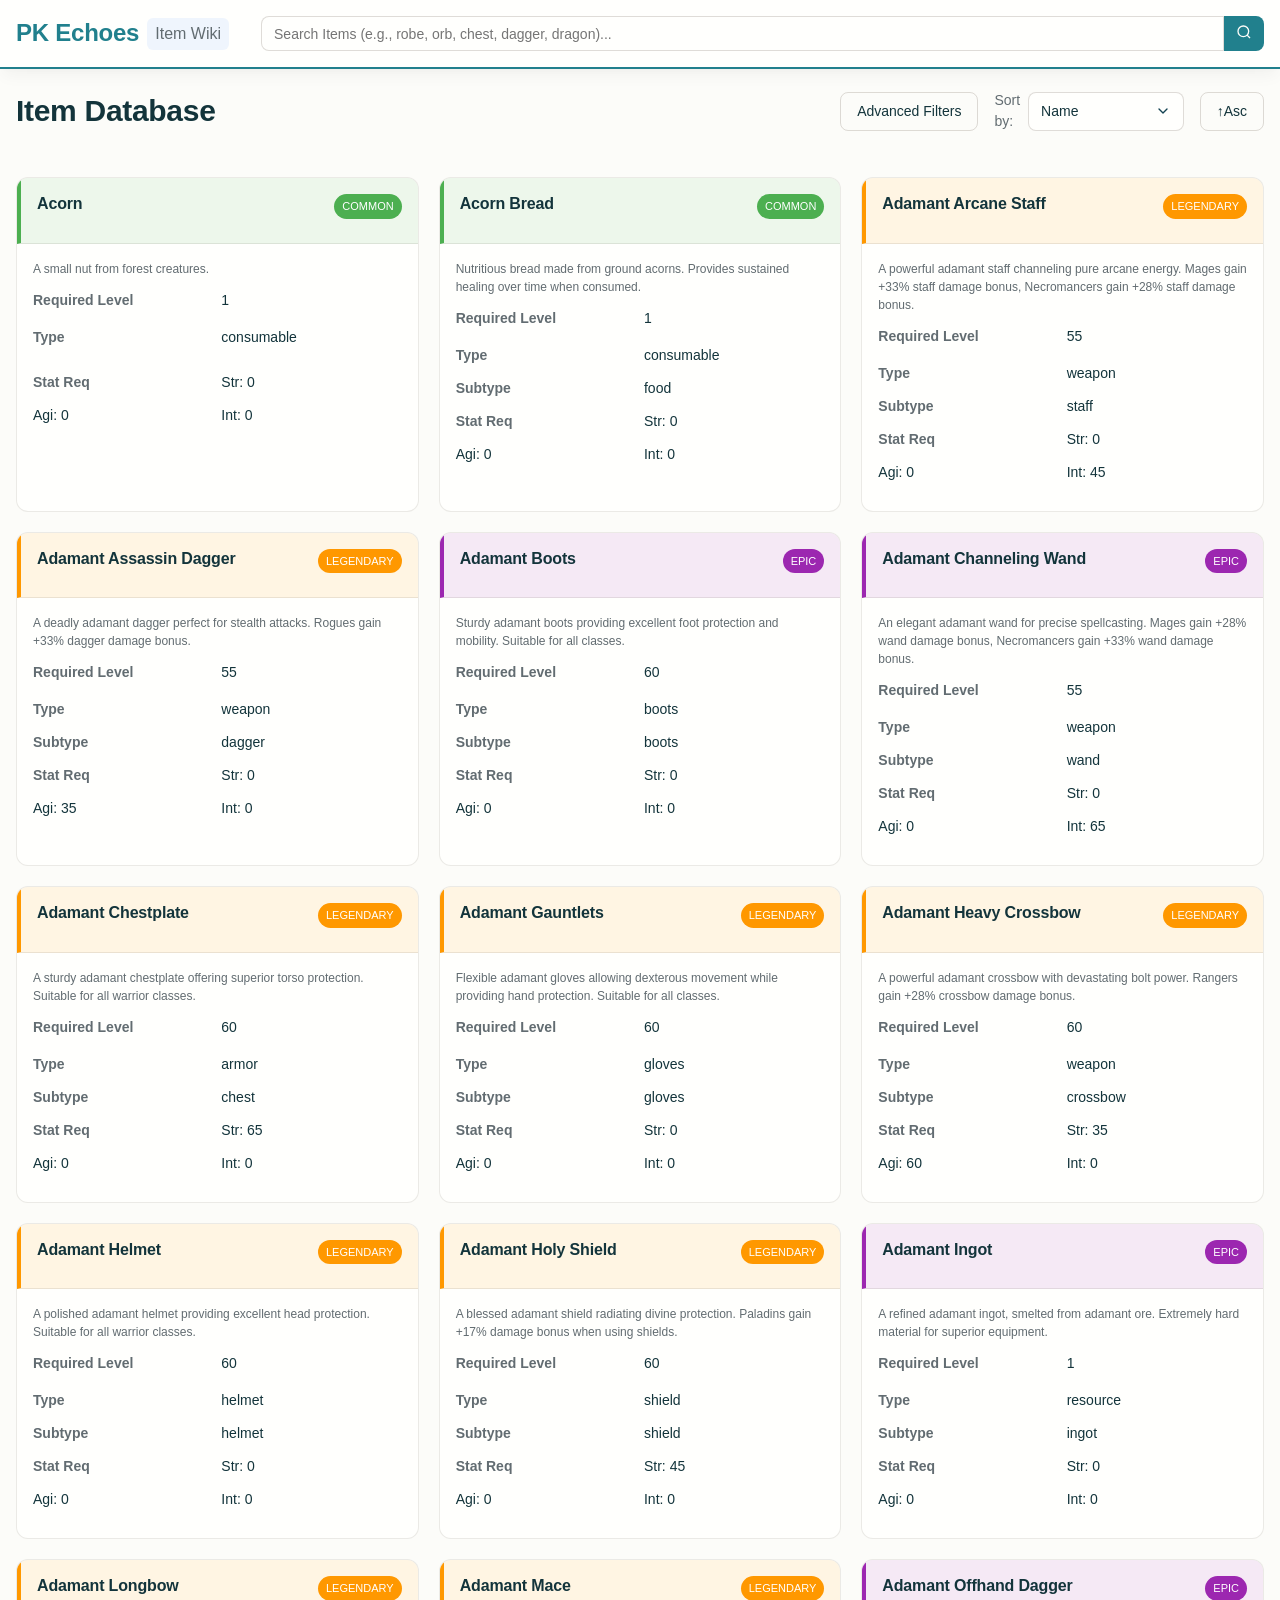
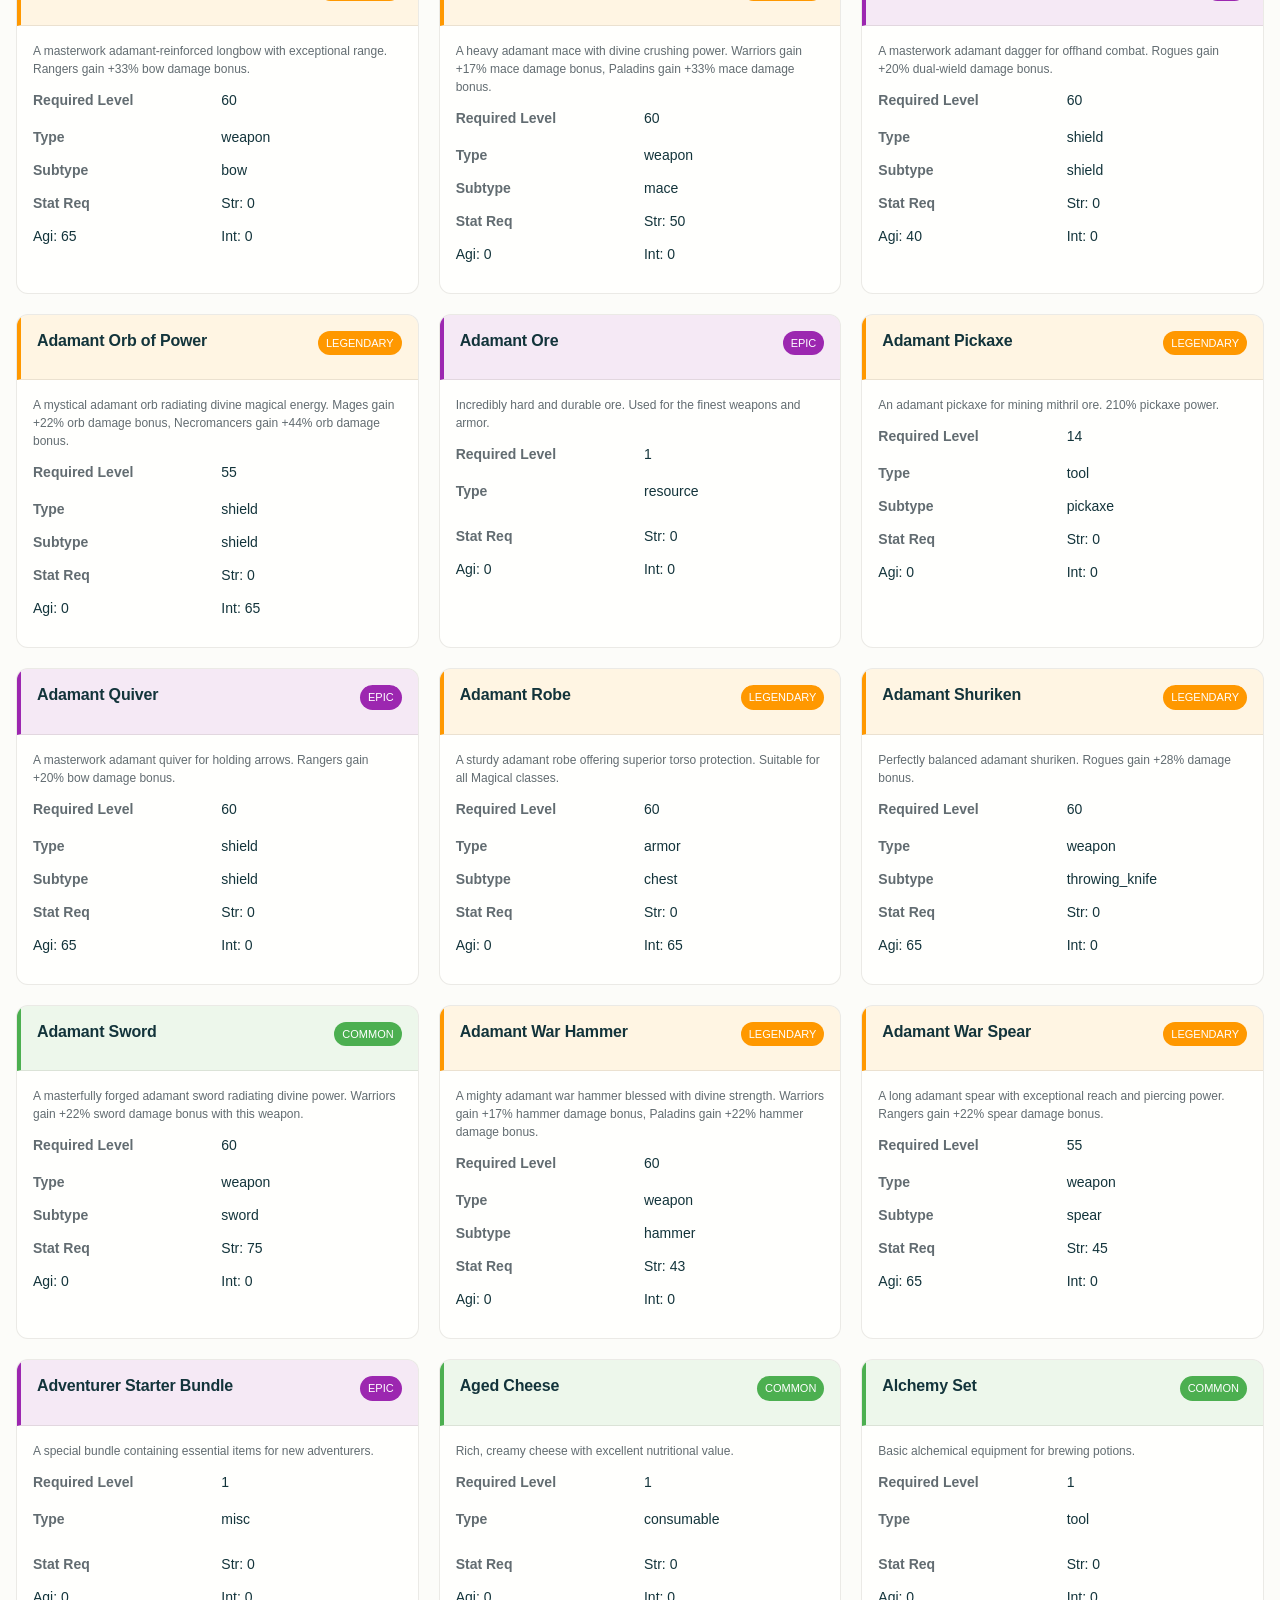
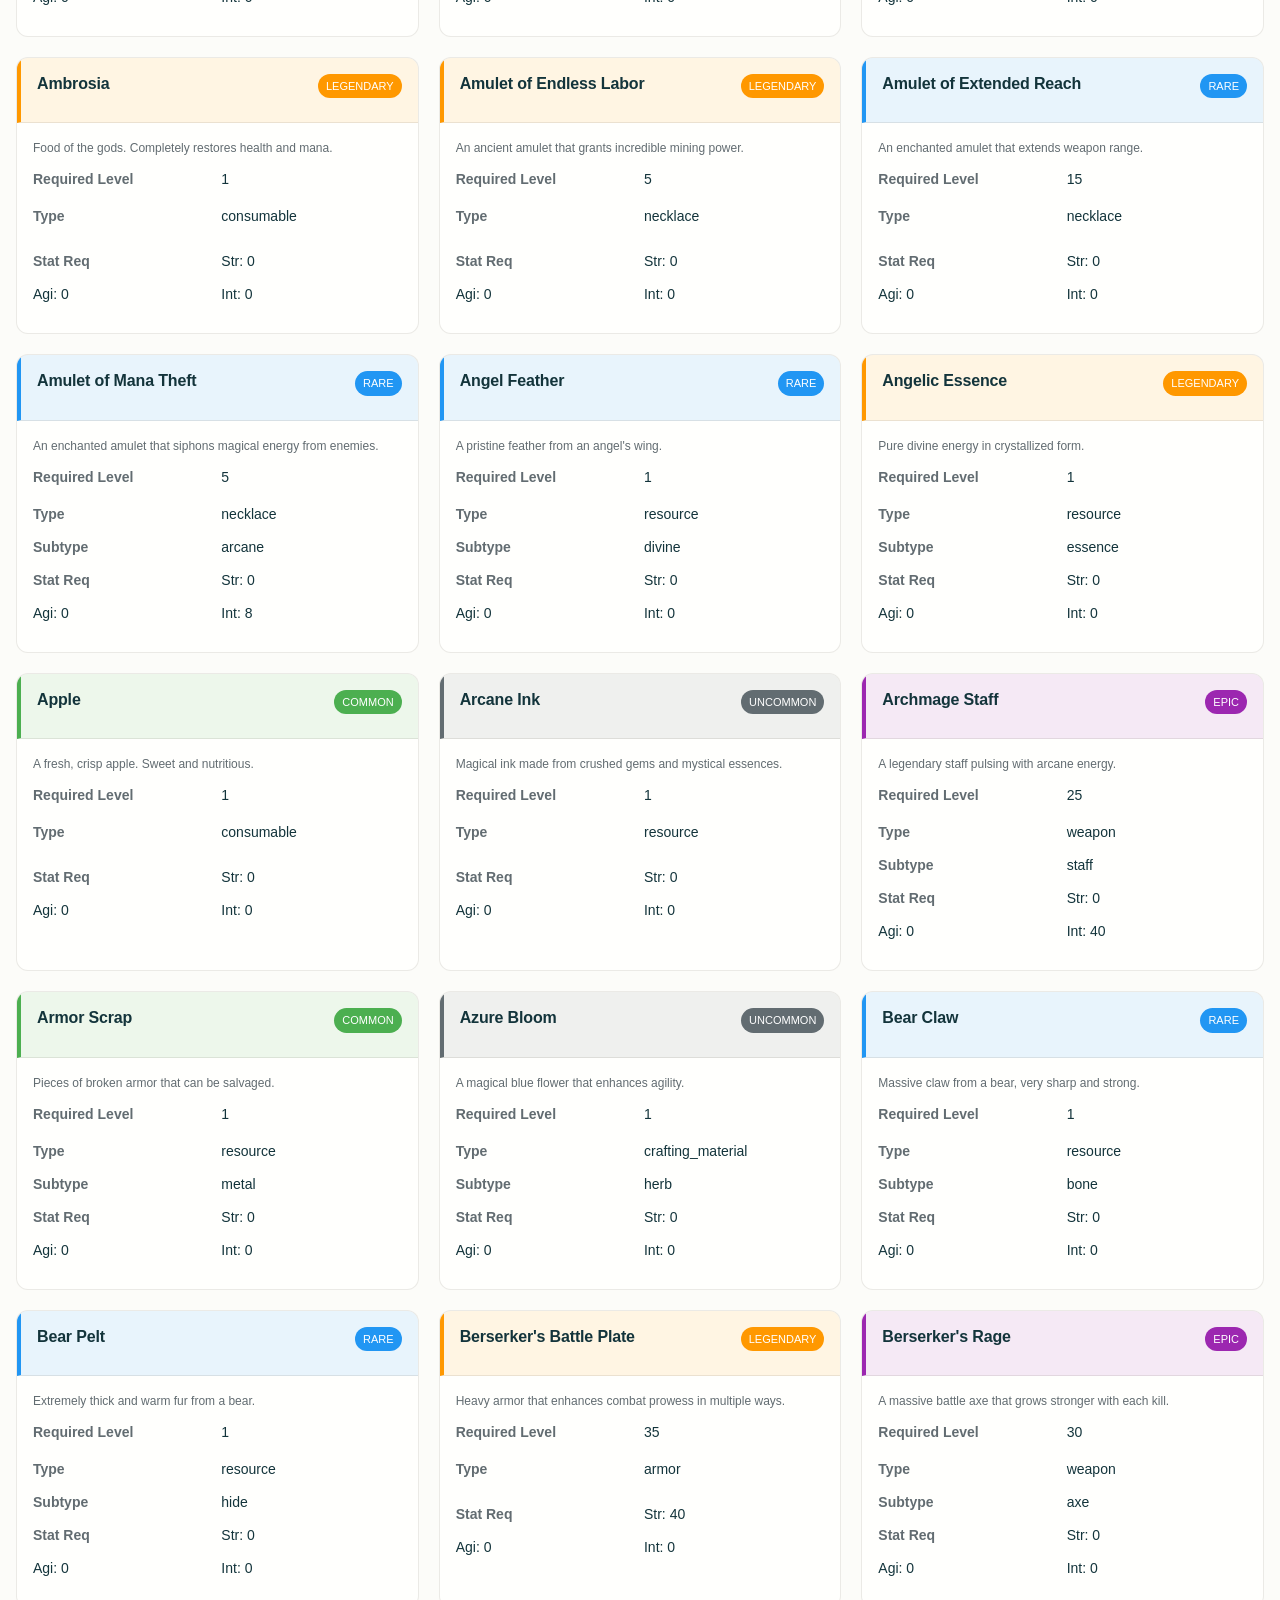
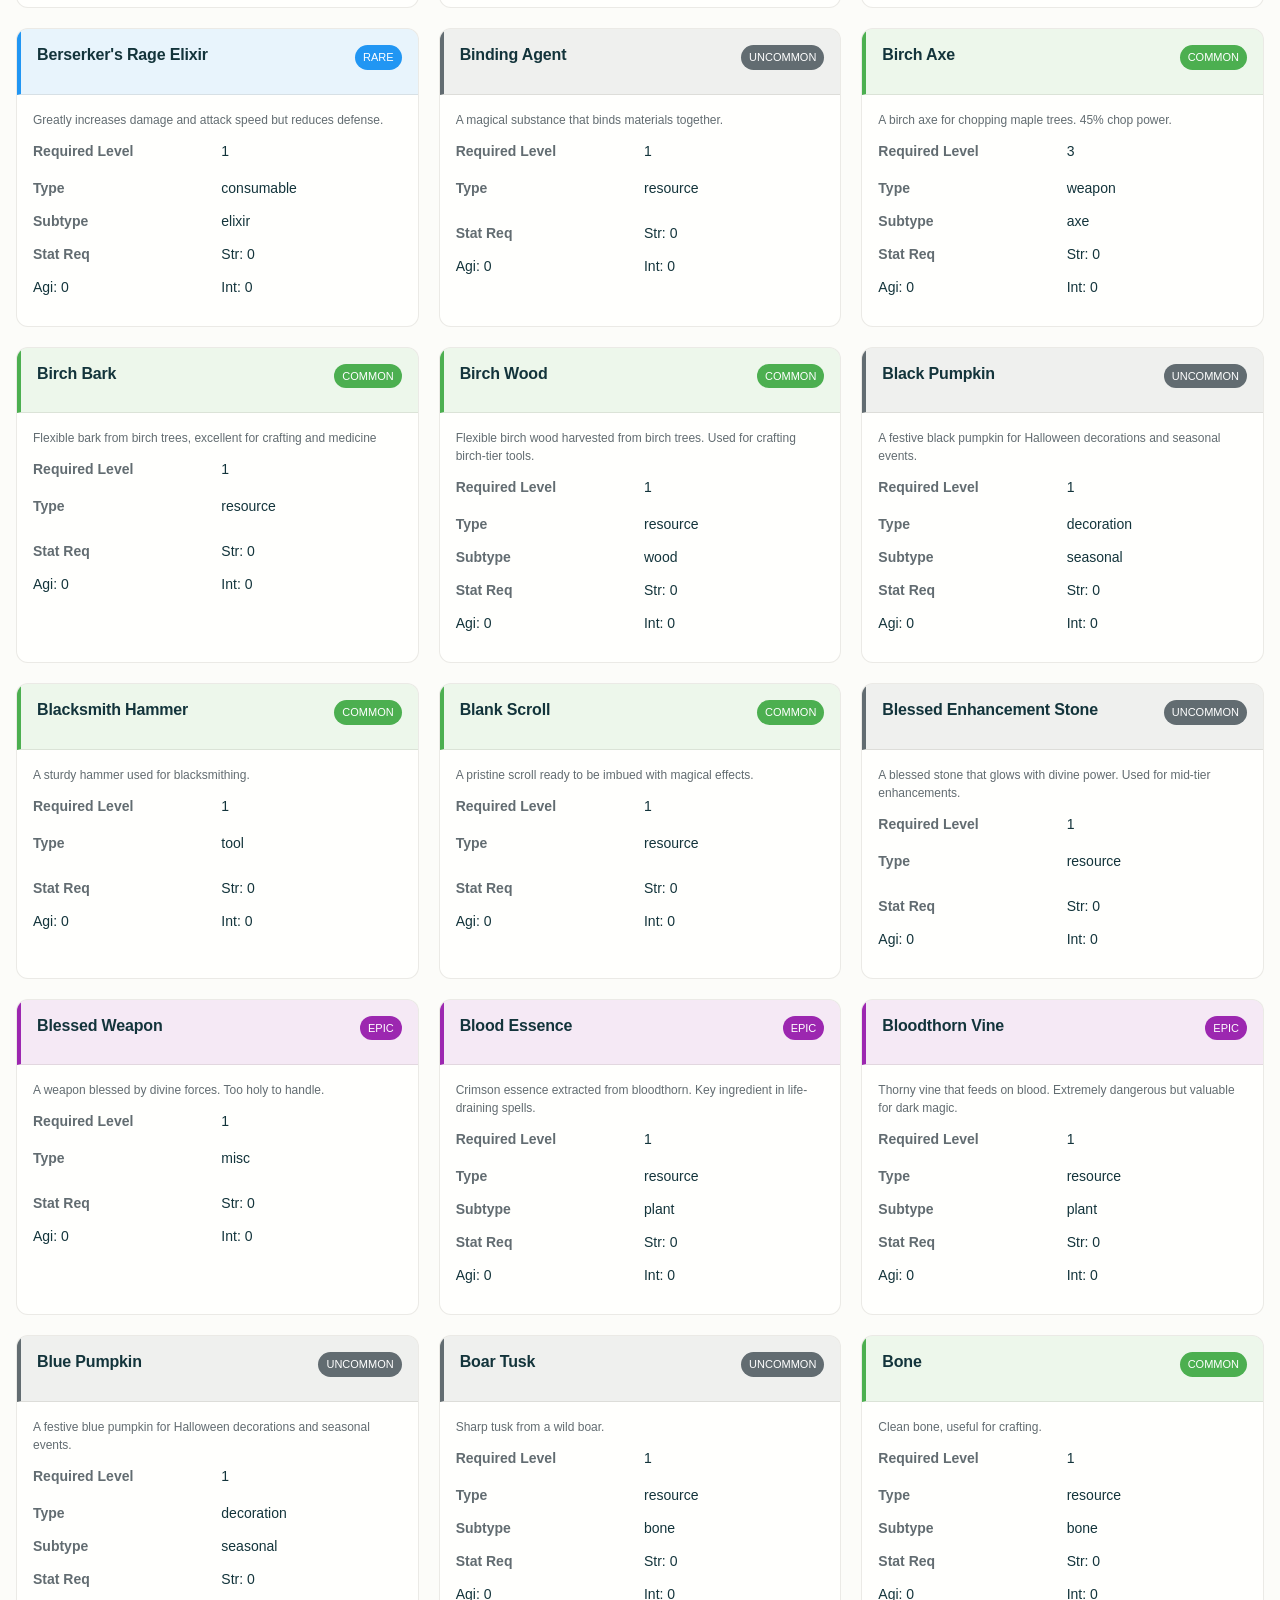
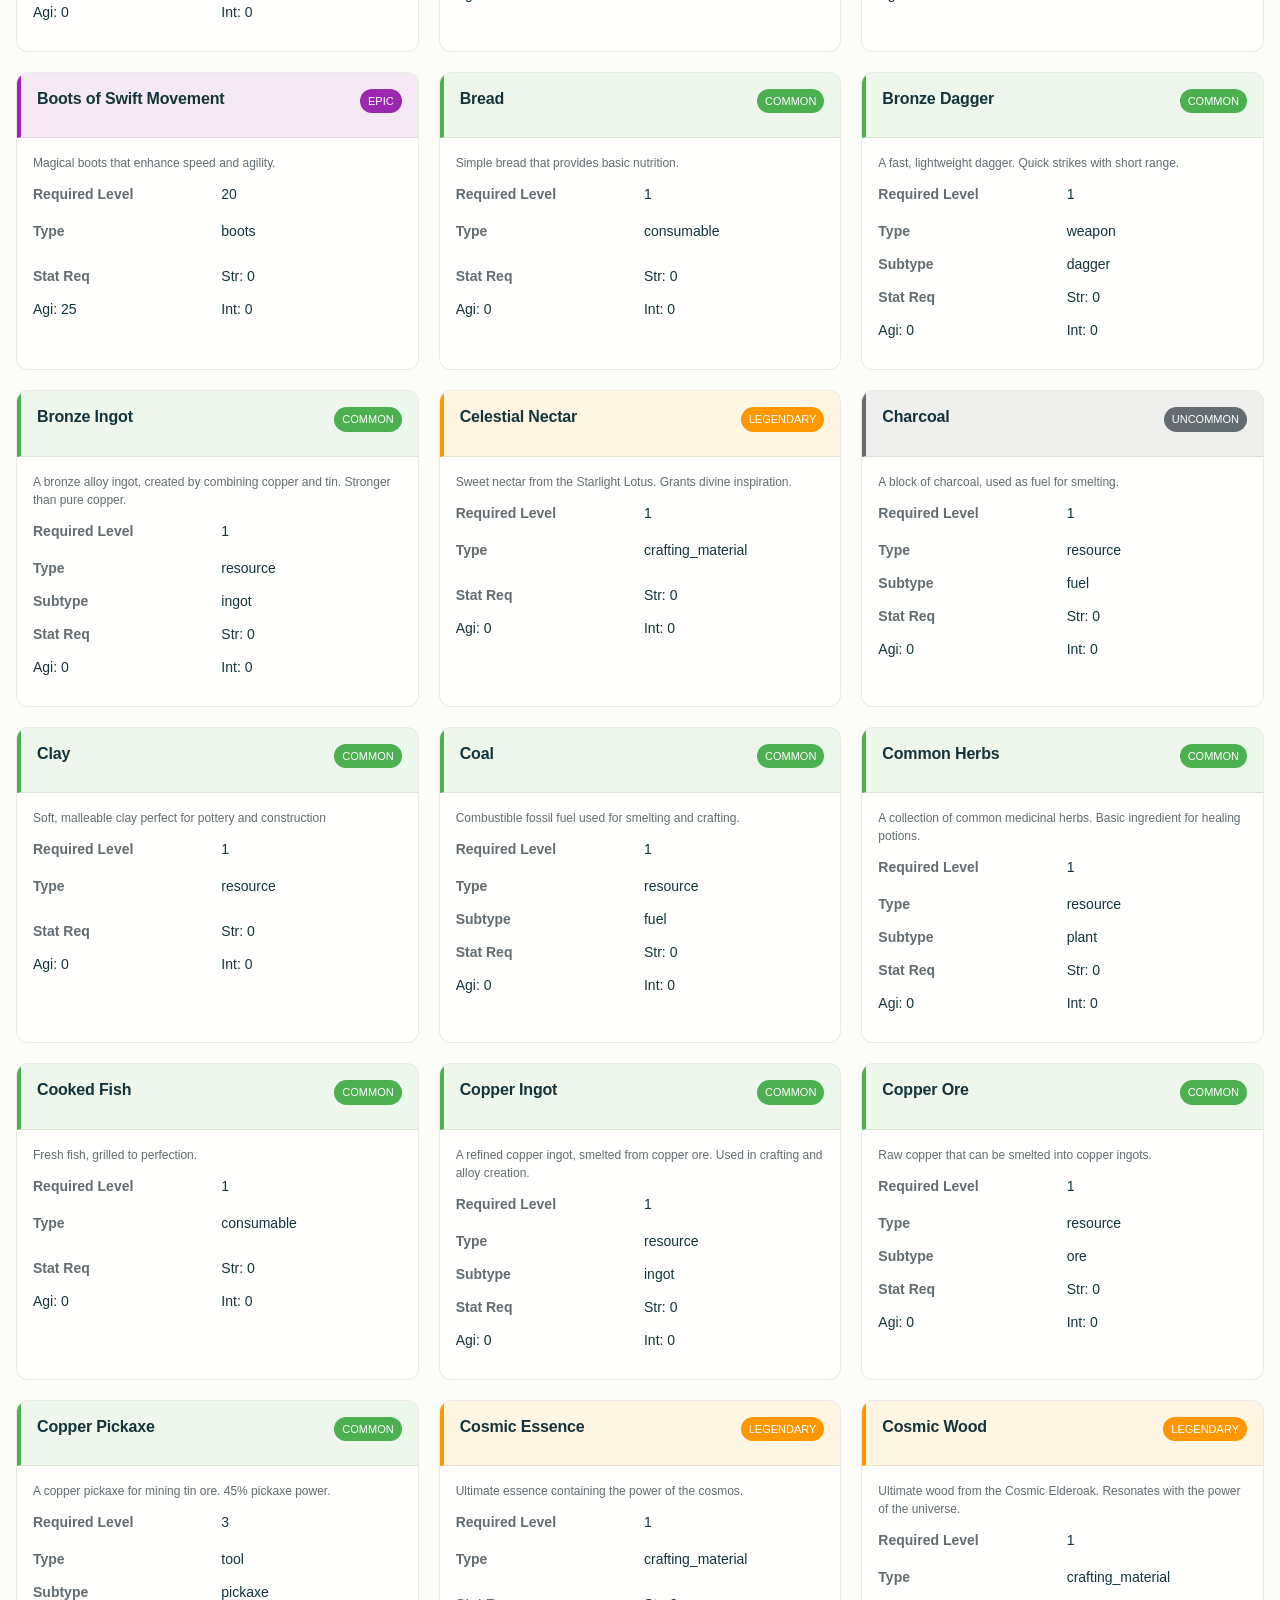
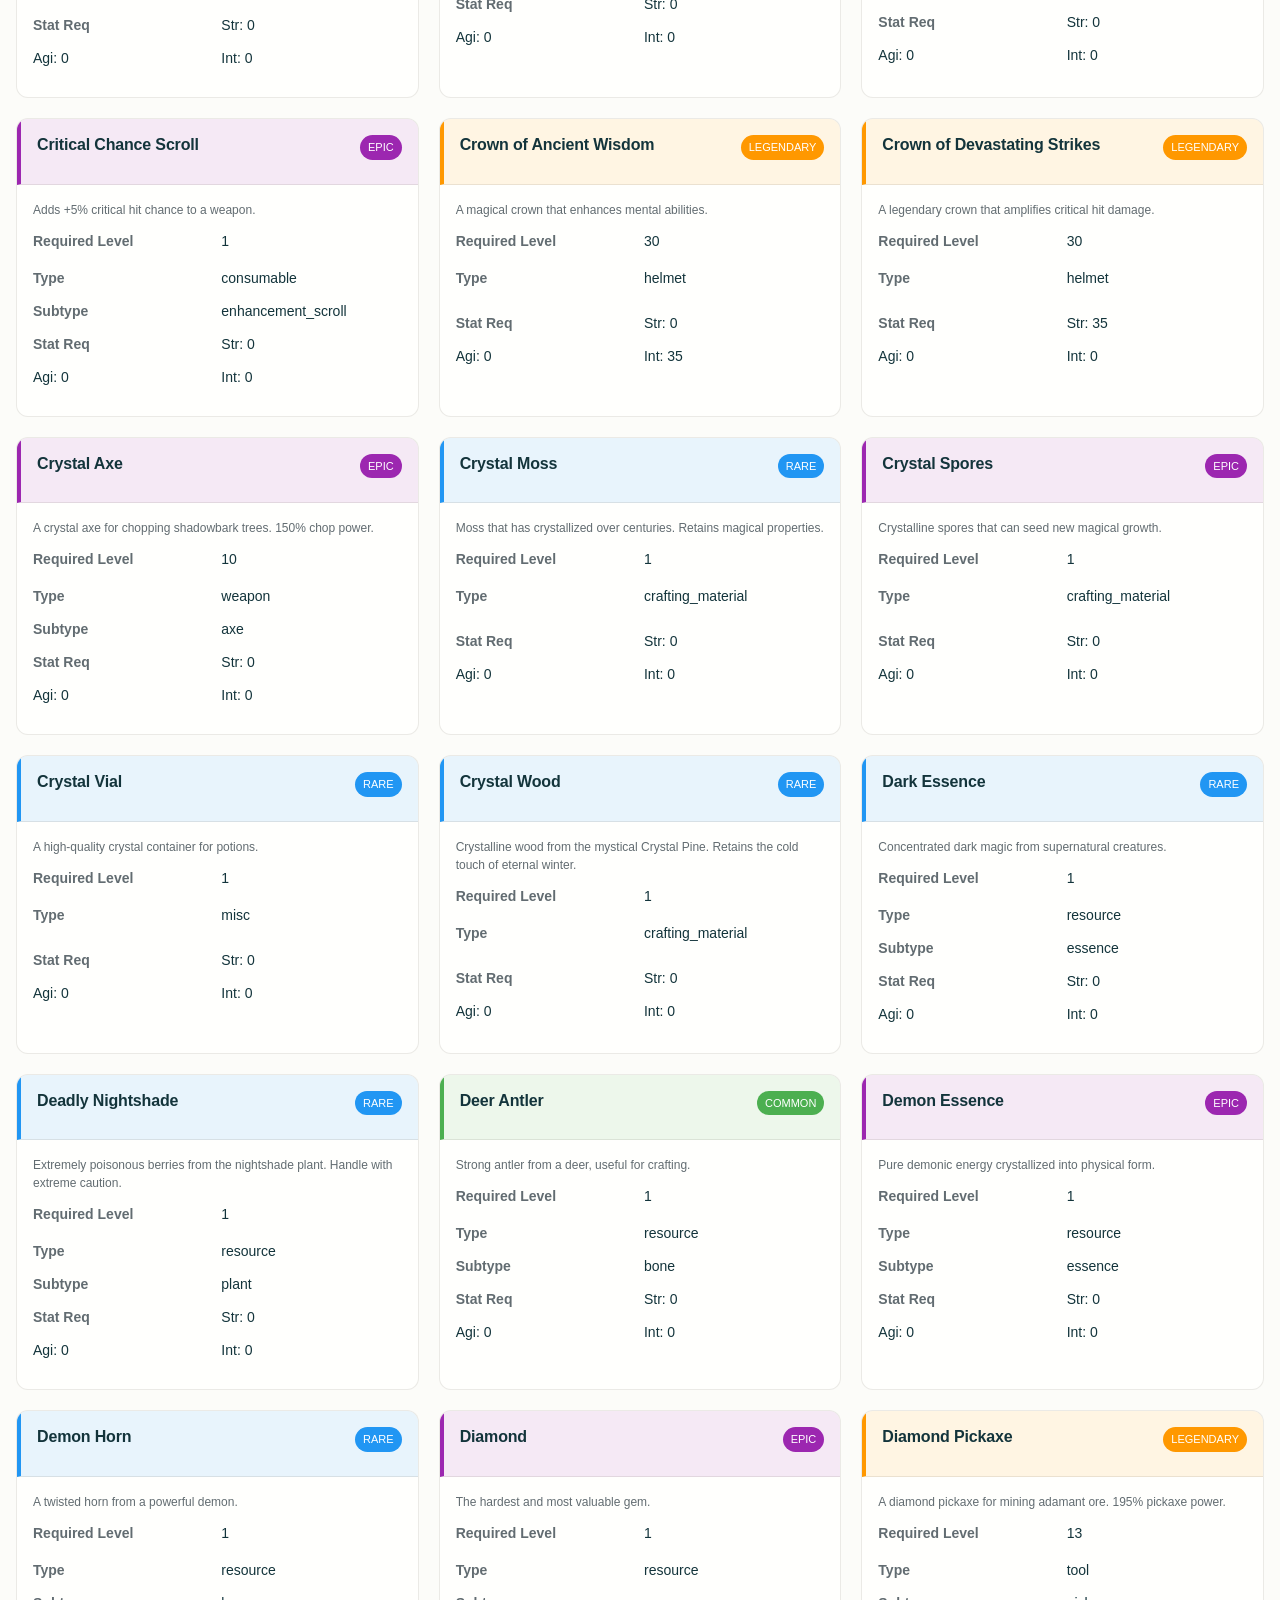
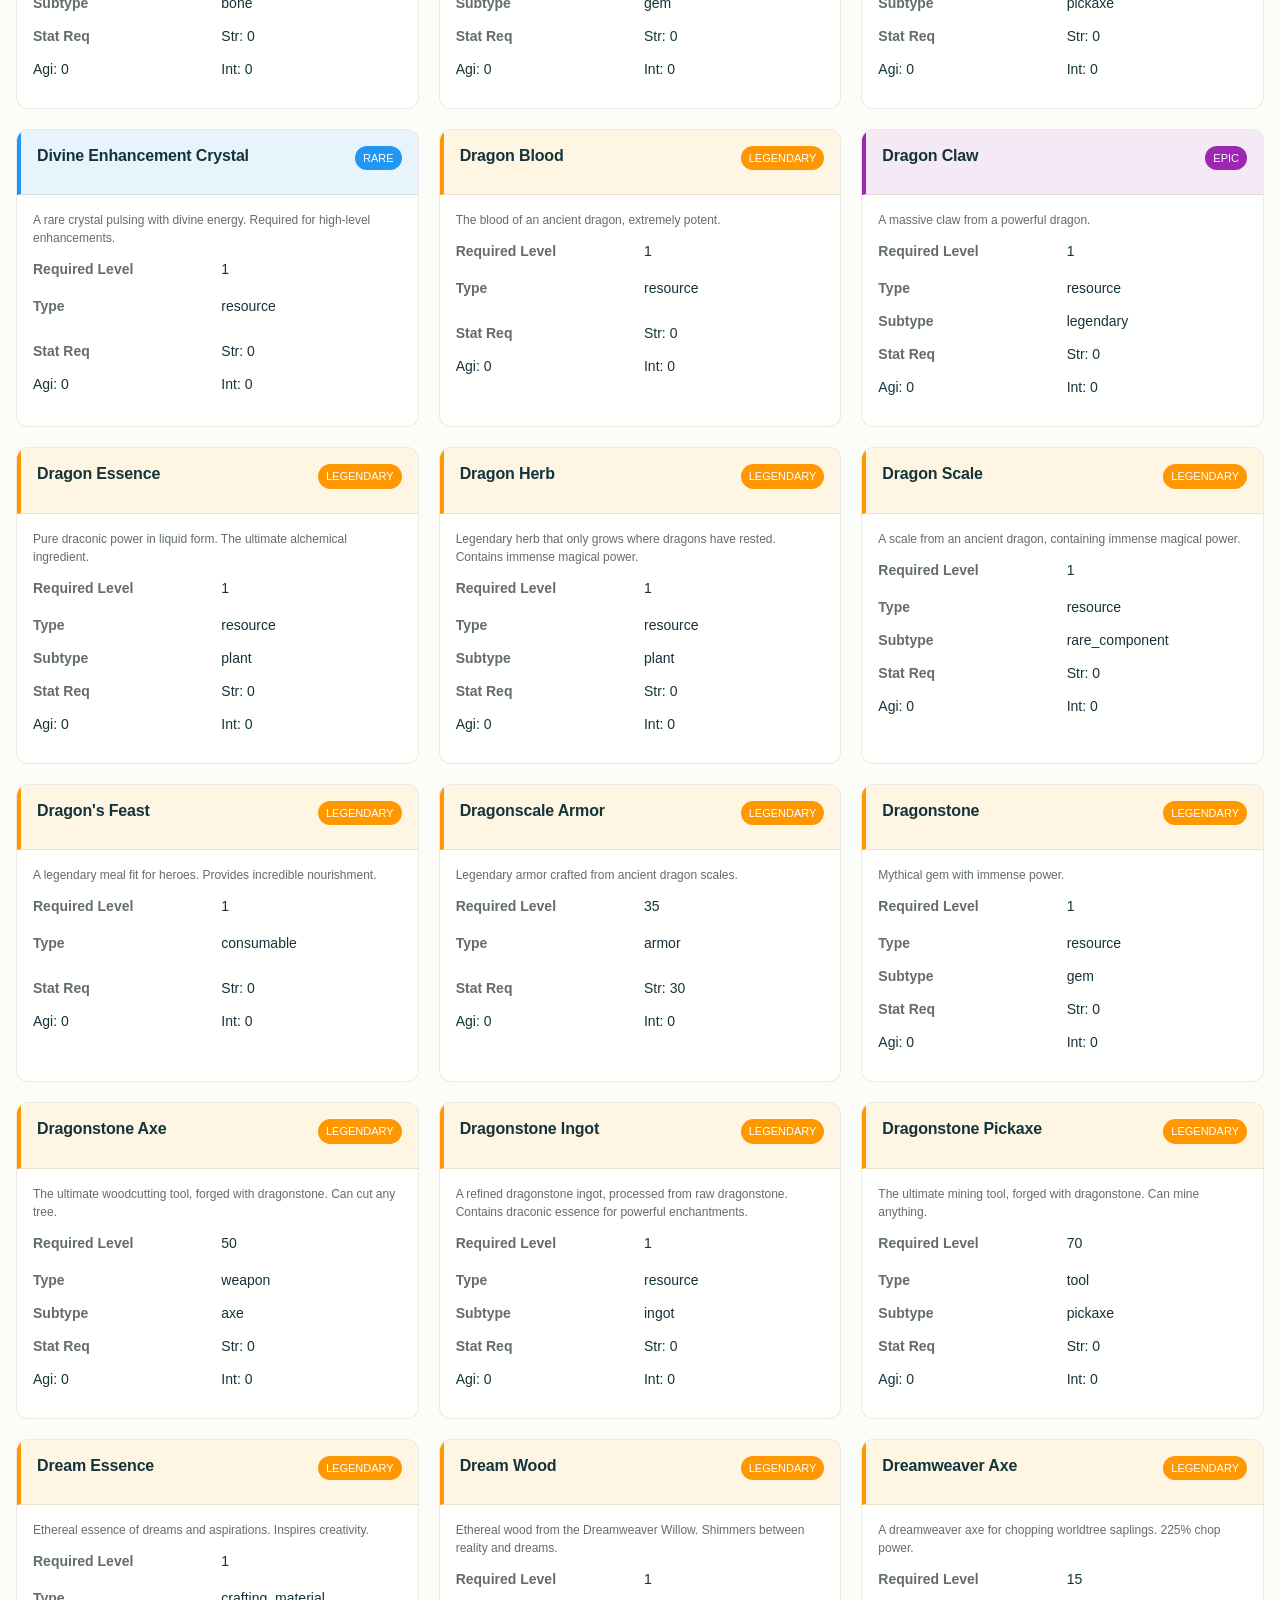
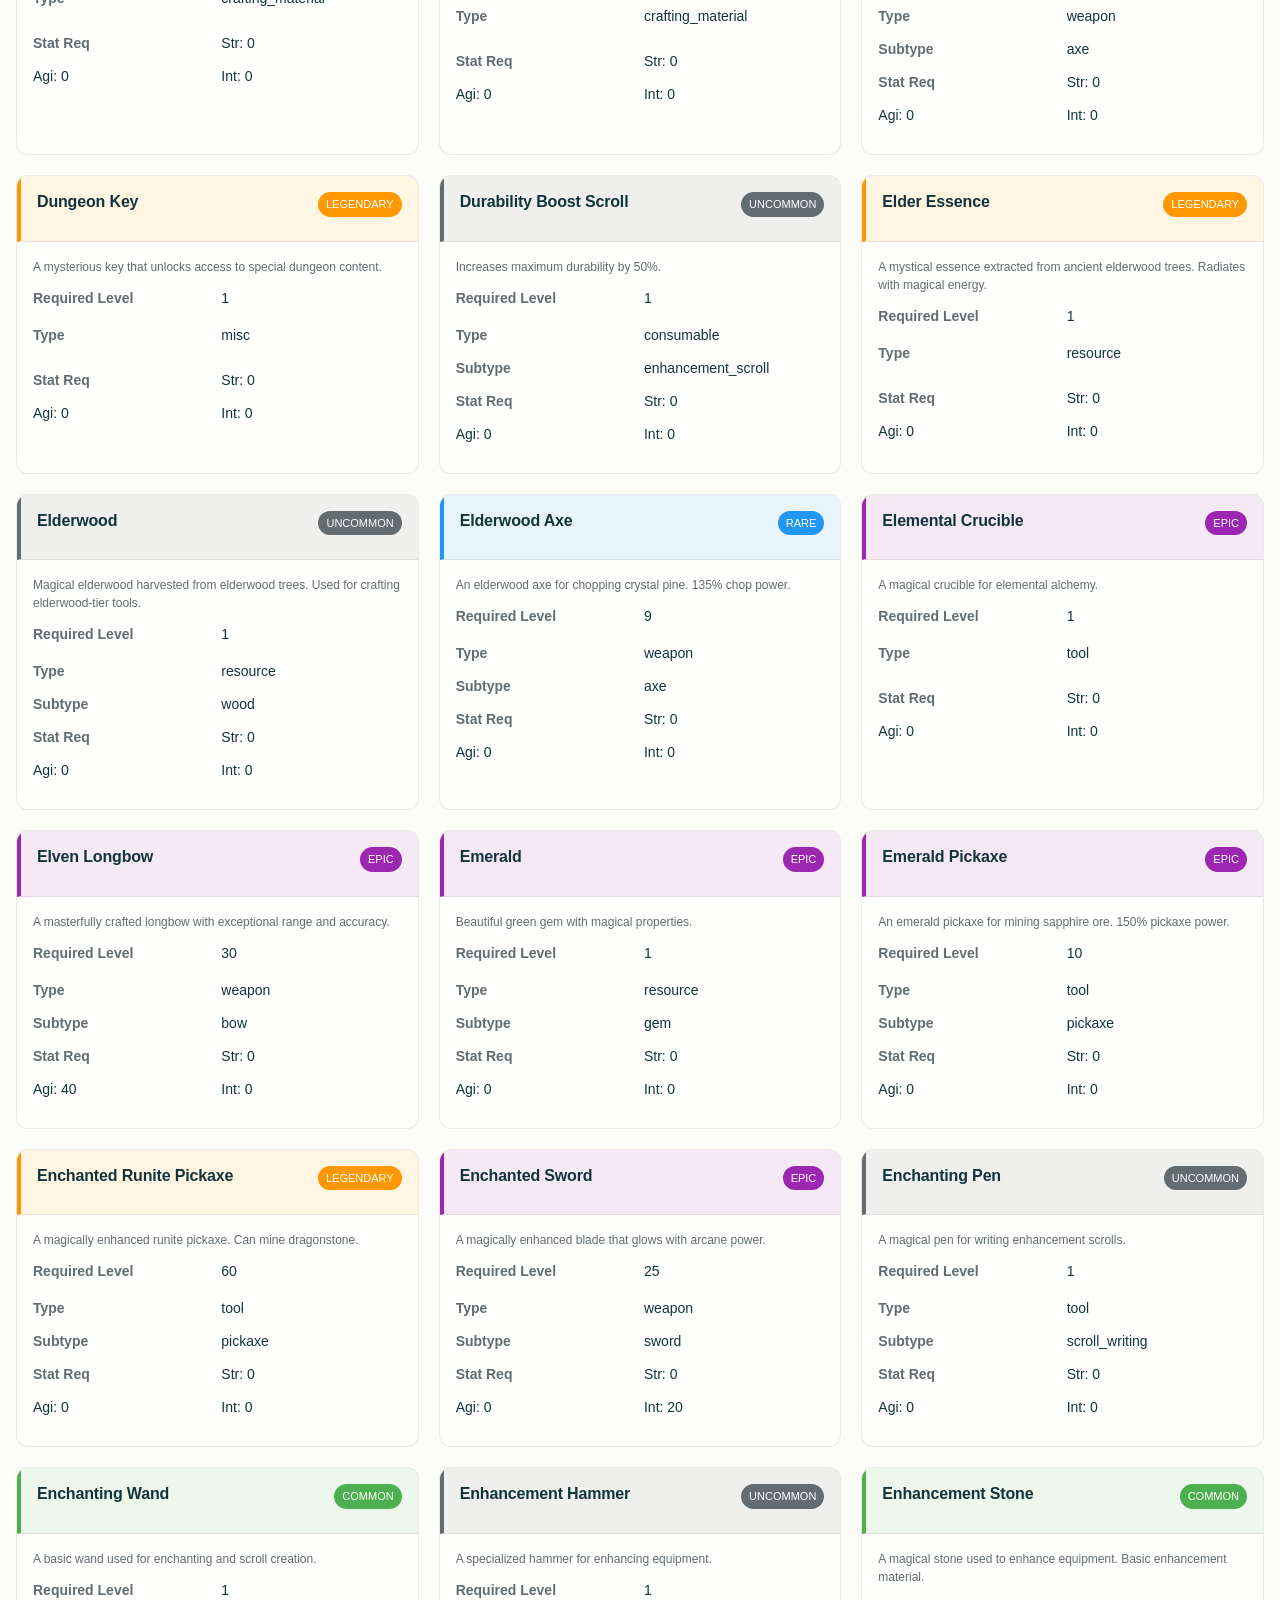
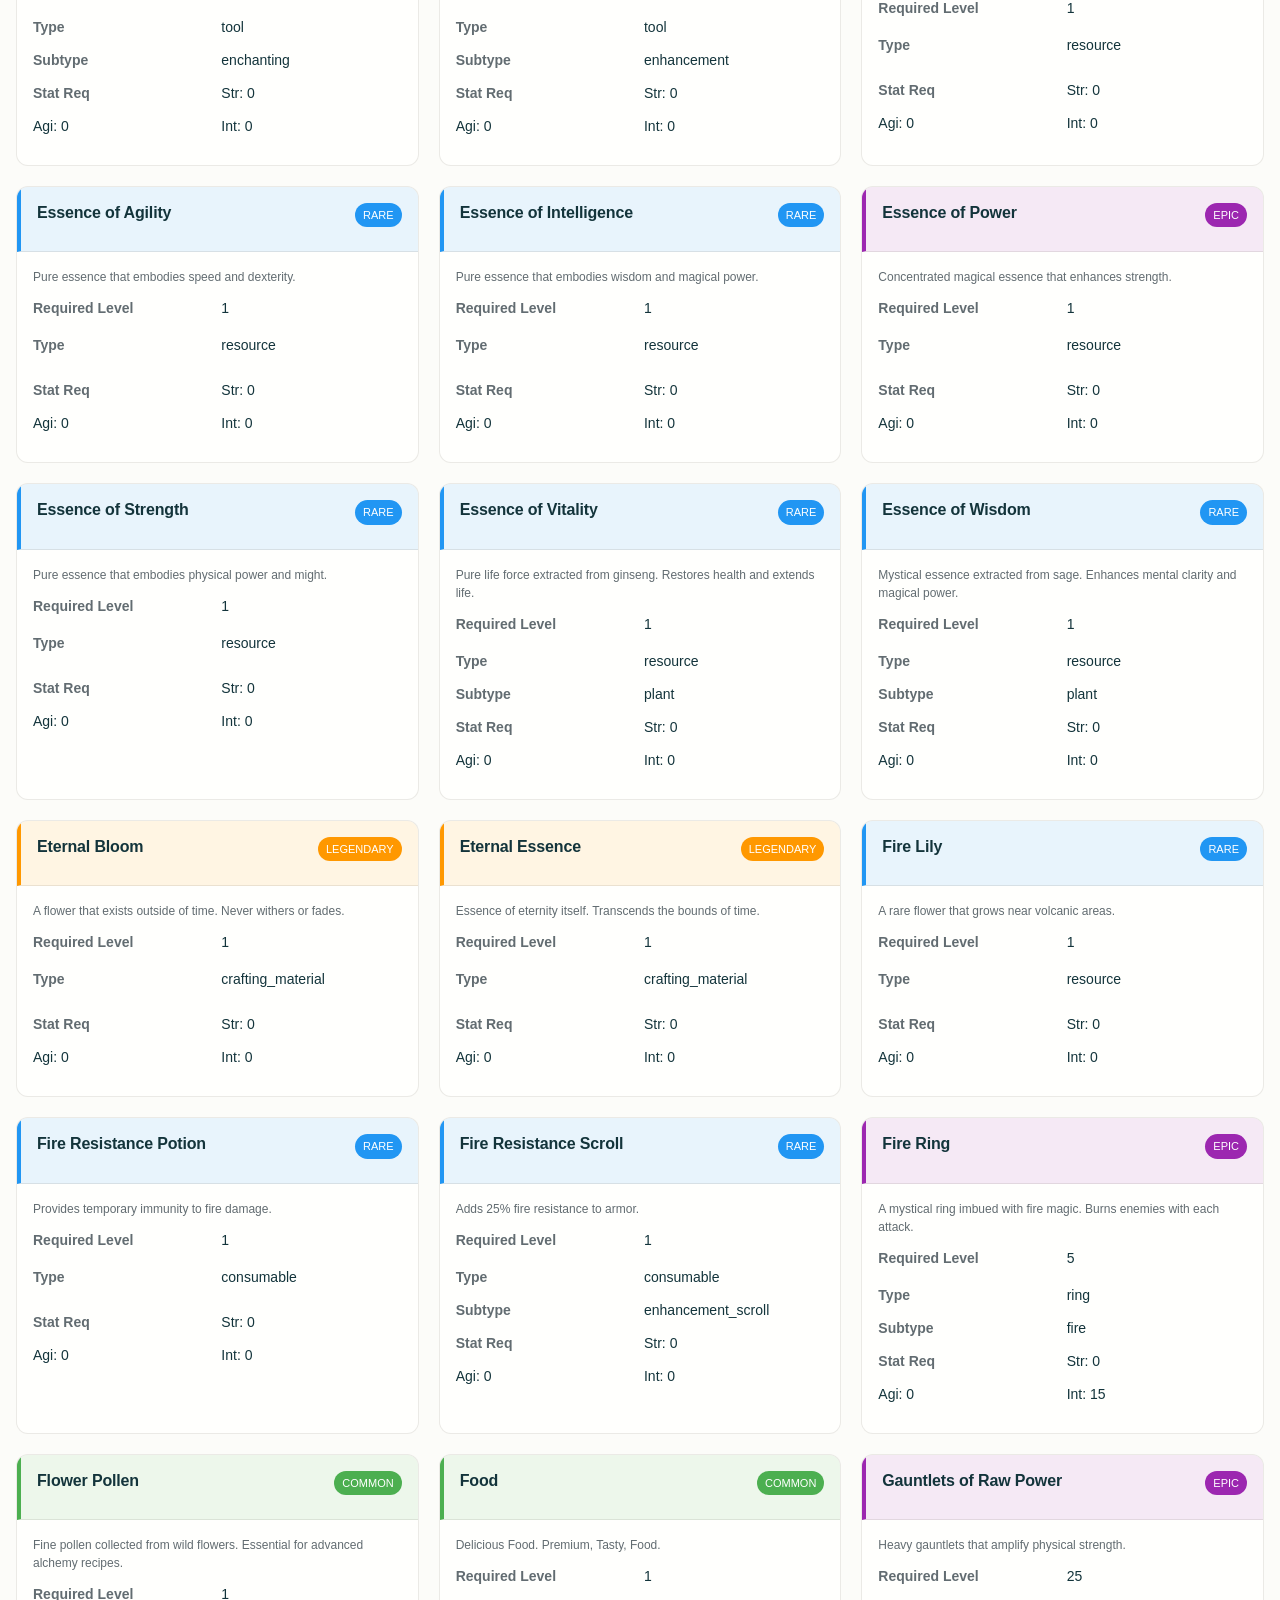
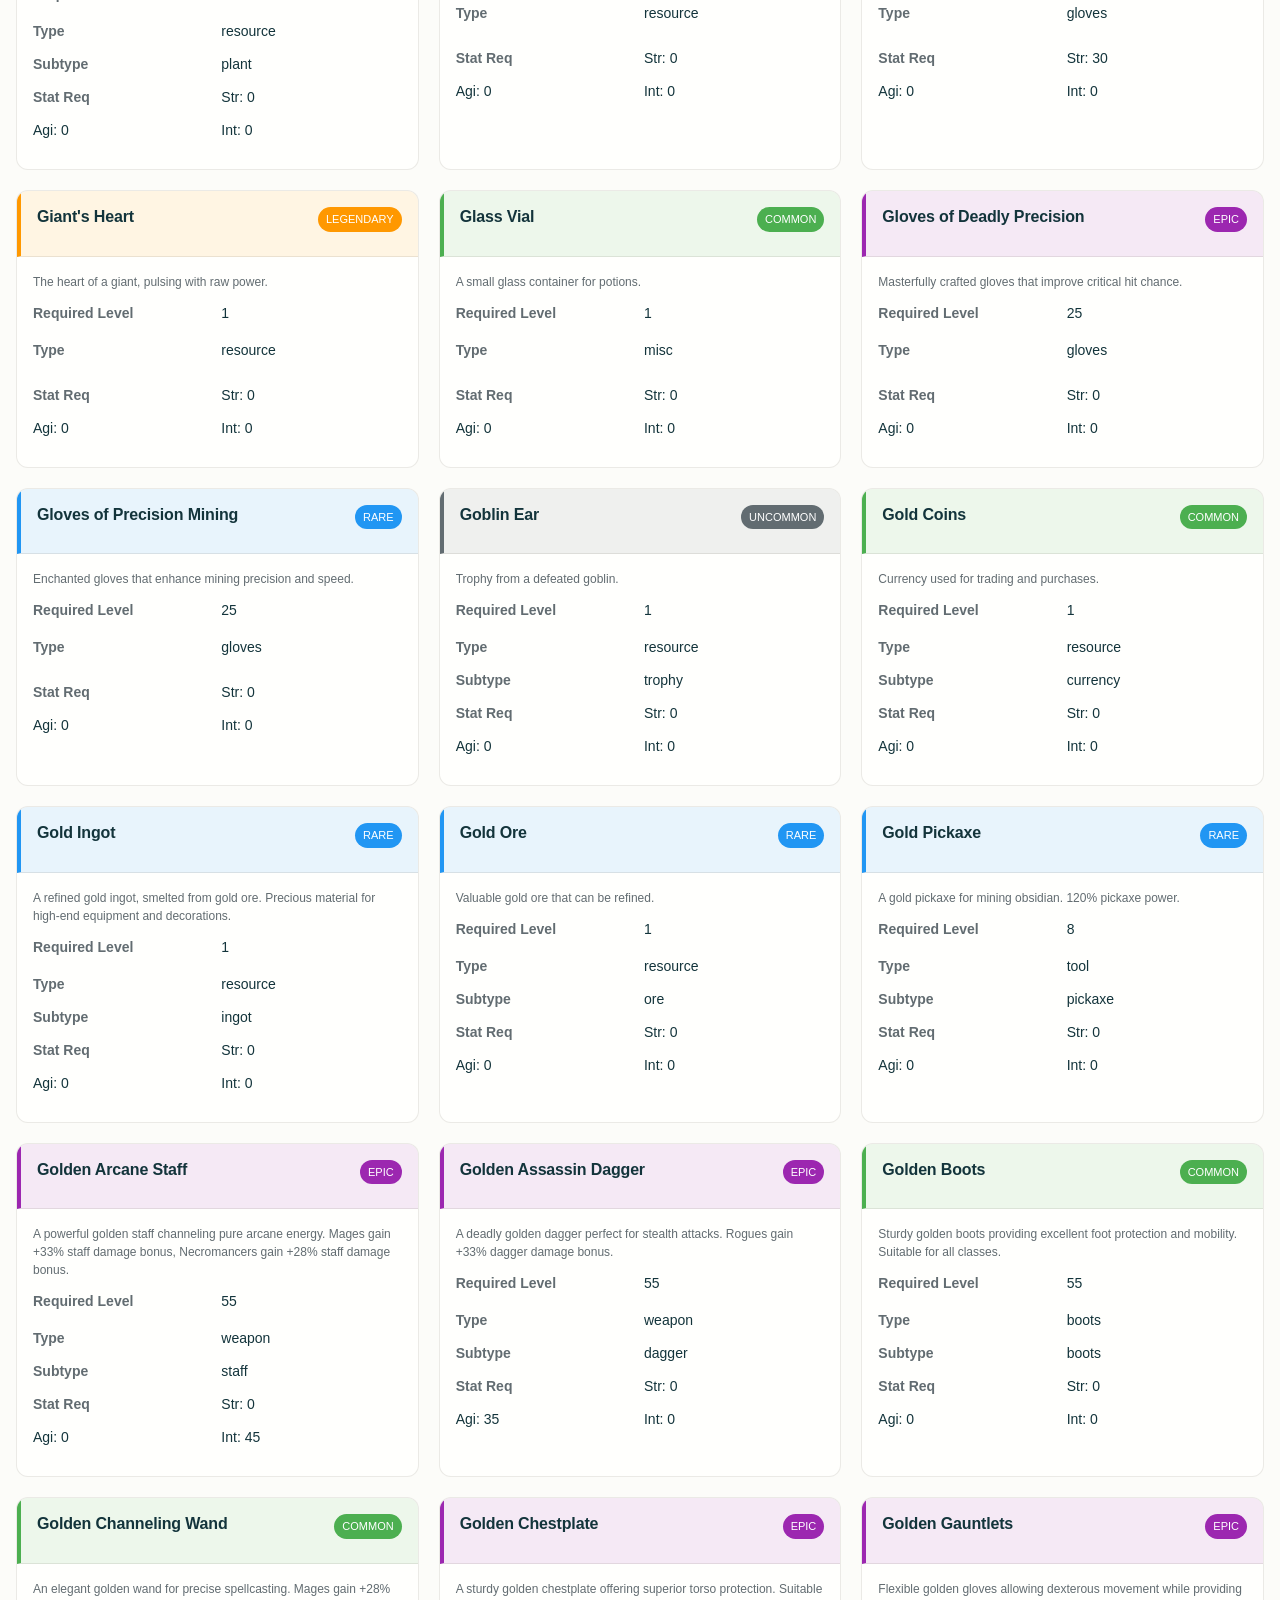
<file: index.html>
<!DOCTYPE html>
<html lang="en">
  <head>
    <meta charset="UTF-8" />
    <meta name="viewport" content="width=device-width, initial-scale=1.0" />

    <meta
      http-equiv="Cache-Control"
      content="no-cache, no-store, must-revalidate"
    />
    <meta http-equiv="Pragma" content="no-cache" />
    <meta http-equiv="Expires" content="0" />

    <title>PK Echoes - Wiki</title>
    <link rel="stylesheet" href="style.css" />
  </head>
  <body>
    <!-- Header -->
    <header class="wiki-header">
      <div class="container">
        <div class="header-content">
          <div class="logo-section">
            <h1 class="game-title">PK Echoes</h1>
            <span class="wiki-subtitle">Item Wiki</span>
            <br />
          </div>
          <div
            class="search-section"
            style="flex: 1; display: flex; align-items: center; width: 100%"
          >
            <div class="search-container" style="width: 100%; display: flex">
              <input
                type="text"
                id="global-search"
                placeholder="Search Items (e.g., robe, orb, chest, dagger, dragon)..."
                class="search-input"
              />
              <button class="search-btn" id="search-btn">
                <svg
                  width="16"
                  height="16"
                  viewBox="0 0 24 24"
                  fill="none"
                  stroke="currentColor"
                  stroke-width="2"
                >
                  <circle cx="11" cy="11" r="8"></circle>
                  <path d="m21 21-4.35-4.35"></path>
                </svg>
              </button>
            </div>
          </div>
        </div>
      </div>
    </header>
    <br />

    <!-- Main Content -->
    <main class="main-content">
      <!-- Items Section -->
      <section class="items-section">
        <div class="container">
          <div class="page-header">
            <h1>Item Database</h1>
            <div class="page-controls">
              <div class="filter-toggle">
                <button class="btn btn--outline" id="advanced-filters-toggle">
                  Advanced Filters
                </button>
              </div>
              <div class="sort-controls">
                <label for="sort-select">Sort by:</label>
                <select id="sort-select" class="form-control">
                  <option value="name">Name</option>
                  <option value="rarity">Rarity</option>
                  <option value="level">Level</option>
                  <option value="value">Value</option>
                  <option value="damage">Damage</option>
                  <option value="enhancementLevel">Enhancement</option>
                </select>
                <button
                  id="sort-order-toggle"
                  class="btn btn--outline"
                  style="margin-left: 8px"
                >
                  <span id="sort-order-text">↑Asc </span>
                </button>
              </div>
            </div>
          </div>

          <div class="advanced-filters" id="advanced-filters">
            <div class="filter-section">
              <h3>Advanced Filters</h3>
              <div class="filter-grid">
                <div class="filter-group">
                  <h4>Type</h4>
                  <div class="range-inputs">
                    <select id="filter-type" class="form-control">
                      <option value="">Any</option>
                    </select>
                  </div>
                </div>
                <div class="filter-group">
                  <h4>Stats Range</h4>
                  <div class="range-inputs">
                    <input
                      type="number"
                      id="min-damage"
                      placeholder="Min Damage"
                      class="form-control"
                    />
                    <input
                      type="number"
                      id="max-damage"
                      placeholder="Max Damage"
                      class="form-control"
                    />
                  </div>
                </div>
                <div class="filter-group">
                  <h4>Requirements</h4>
                  <div class="range-inputs">
                    <input
                      type="number"
                      id="min-level"
                      placeholder="Min Level"
                      class="form-control"
                    />
                    <input
                      type="number"
                      id="max-level"
                      placeholder="Max Level"
                      class="form-control"
                    />
                  </div>
                </div>
                <div class="filter-group">
                  <h4>Base Stats</h4>
                  <div class="range-inputs">
                    <select id="filter-baseStat-key" class="form-control">
                      <option value="">Any</option>
                    </select>
                    <input
                      type="number"
                      id="filter-baseStat-value"
                      placeholder="Value"
                      class="form-control"
                    />
                  </div>
                </div>
                <div class="filter-group">
                  <h4>Stats</h4>
                  <div class="range-inputs">
                    <select id="filter-stat-key" class="form-control">
                      <option value="">Any</option>
                    </select>
                    <input
                      type="number"
                      id="filter-stat-value"
                      placeholder="Value"
                      class="form-control"
                    />
                  </div>
                </div>
                <div class="filter-group">
                  <h4>Features</h4>
                  <div class="checkbox-group">
                    <label class="filter-checkbox">
                      <input type="checkbox" id="has-effects" /> Has Effects
                    </label>
                    <label class="filter-checkbox">
                      <input type="checkbox" id="is-craftable" /> Craftable
                    </label>
                    <label class="filter-checkbox">
                      <input type="checkbox" id="has-recipe" /> Has Recipe
                    </label>
                  </div>
                </div>
                <div class="filter-group">
                  <h4>Recipe</h4>
                  <div class="range-inputs">
                    <select id="filter-recipe-key" class="form-control">
                      <option value="">Any</option>
                      <option value="skillRequired">Skill Required</option>
                      <option value="skillLevel">Skill Level</option>
                      <option value="materials.itemId">Material Item ID</option>
                    </select>
                    <input
                      id="filter-recipe-value"
                      placeholder="Value"
                      class="form-control"
                    />
                  </div>
                </div>
              </div>
              <div class="filter-actions">
                <button class="btn btn--secondary" id="clear-filters">
                  Clear All
                </button>
                <button class="btn btn--primary" id="apply-filters">
                  Apply Filters
                </button>
              </div>
            </div>
          </div>

          <div class="items-content">
            <!-- Search bar moved to header -->
            <br />
            <div class="items-grid" id="items-grid">
              <!-- Items will be populated by JavaScript -->
            </div>
          </div>
        </div>
      </section>
    </main>

    <!-- Item Detail Modal -->
    <div id="item-modal" class="modal hidden">
      <div class="modal-overlay"></div>
      <div class="modal-content">
        <div class="modal-header">
          <h2 id="modal-title">Item Details</h2>
          <button class="modal-close" id="modal-close">&times;</button>
        </div>
        <div class="modal-body" id="modal-body">
          <!-- Item details will be populated by JavaScript -->
        </div>
      </div>
    </div>

    <!-- Back to Top Button -->
    <button
      id="back-to-top"
      style="
        position: fixed;
        bottom: 32px;
        right: 32px;
        z-index: 1000;
        display: none;
        padding: 12px 18px;
        font-size: 1.2em;
        border-radius: 50%;
        background: #222;
        color: #fff;
        border: none;
        box-shadow: 0 2px 8px rgba(221, 203, 203, 0.2);
        cursor: pointer;
      "
    >
      ↑
    </button>

    <script src="app.js"></script>
    <script>
      // Show/hide back-to-top button
      const backToTop = document.getElementById("back-to-top");
      window.addEventListener("scroll", () => {
        if (window.scrollY > 300) {
          backToTop.style.display = "block";
        } else {
          backToTop.style.display = "none";
        }
      });
      backToTop.addEventListener("click", () => {
        window.scrollTo({ top: 0, behavior: "smooth" });
      });
    </script>
  </body>
</html>
</file>
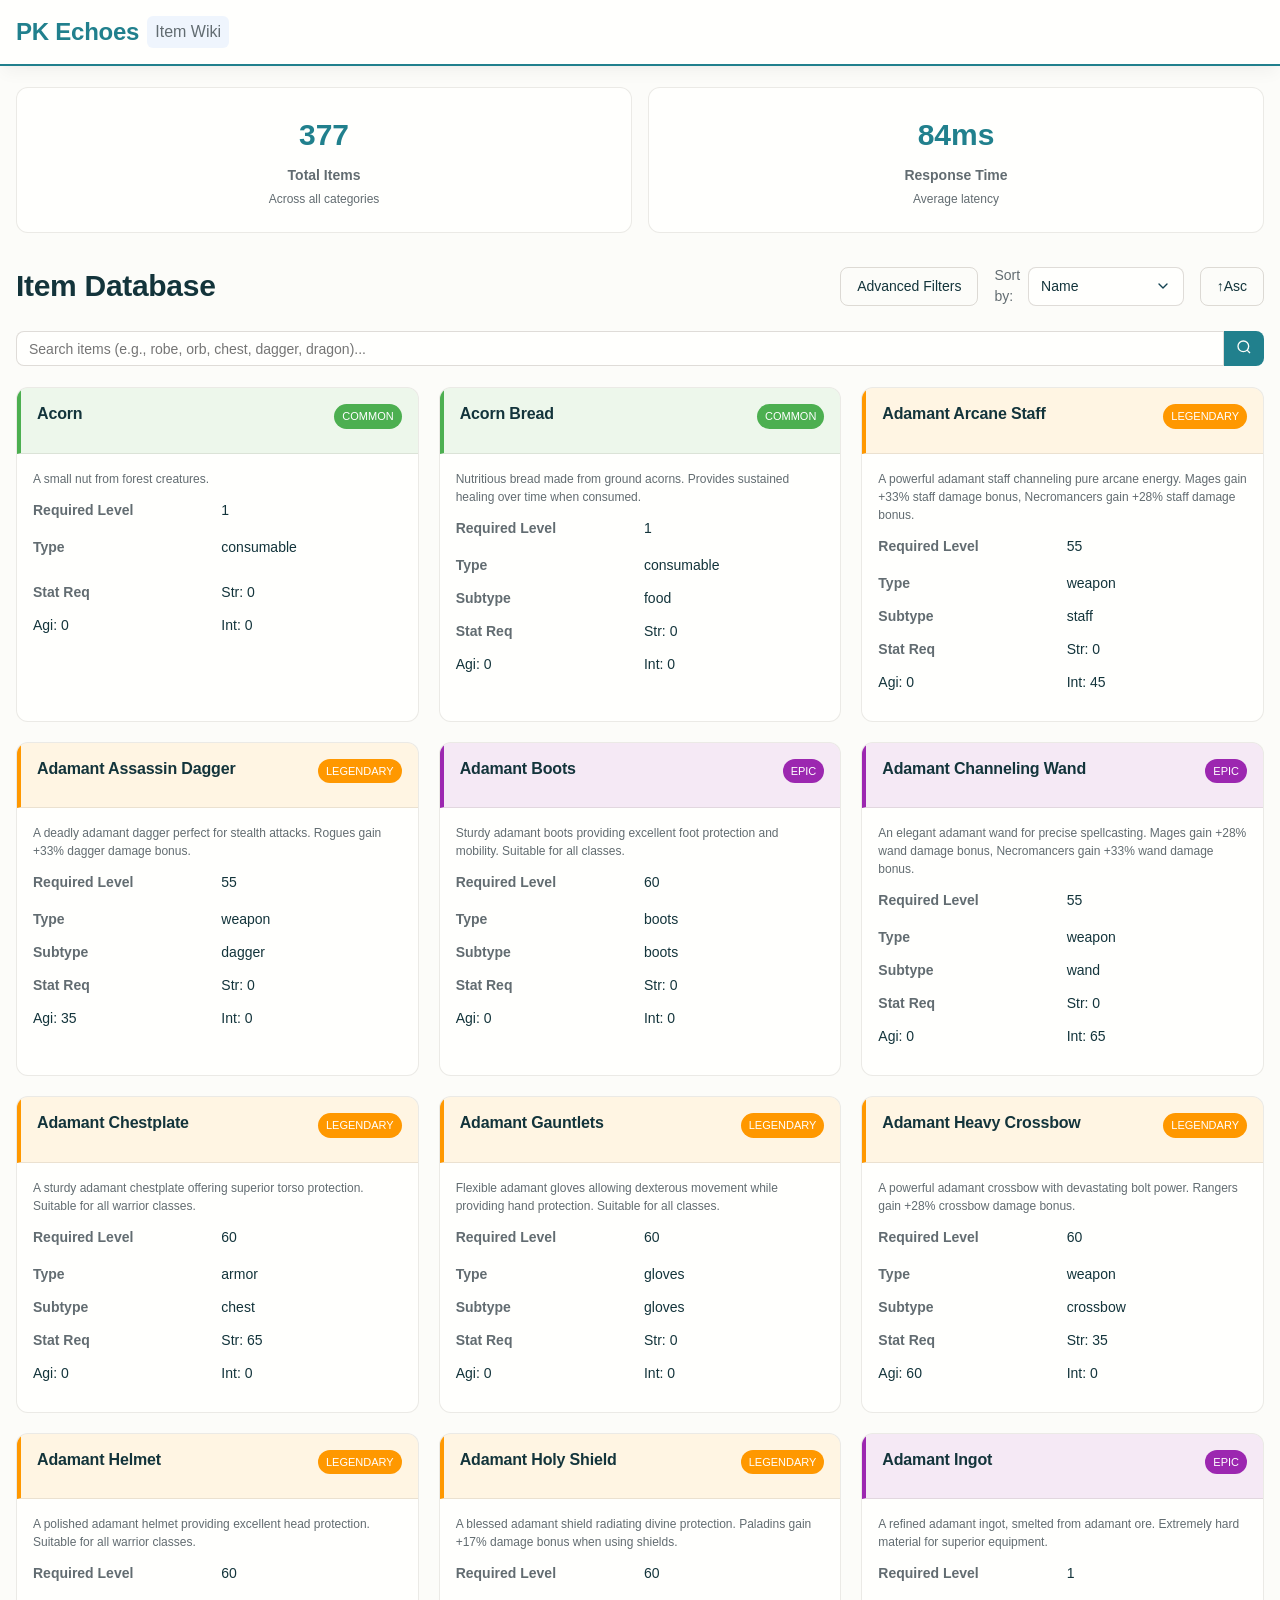
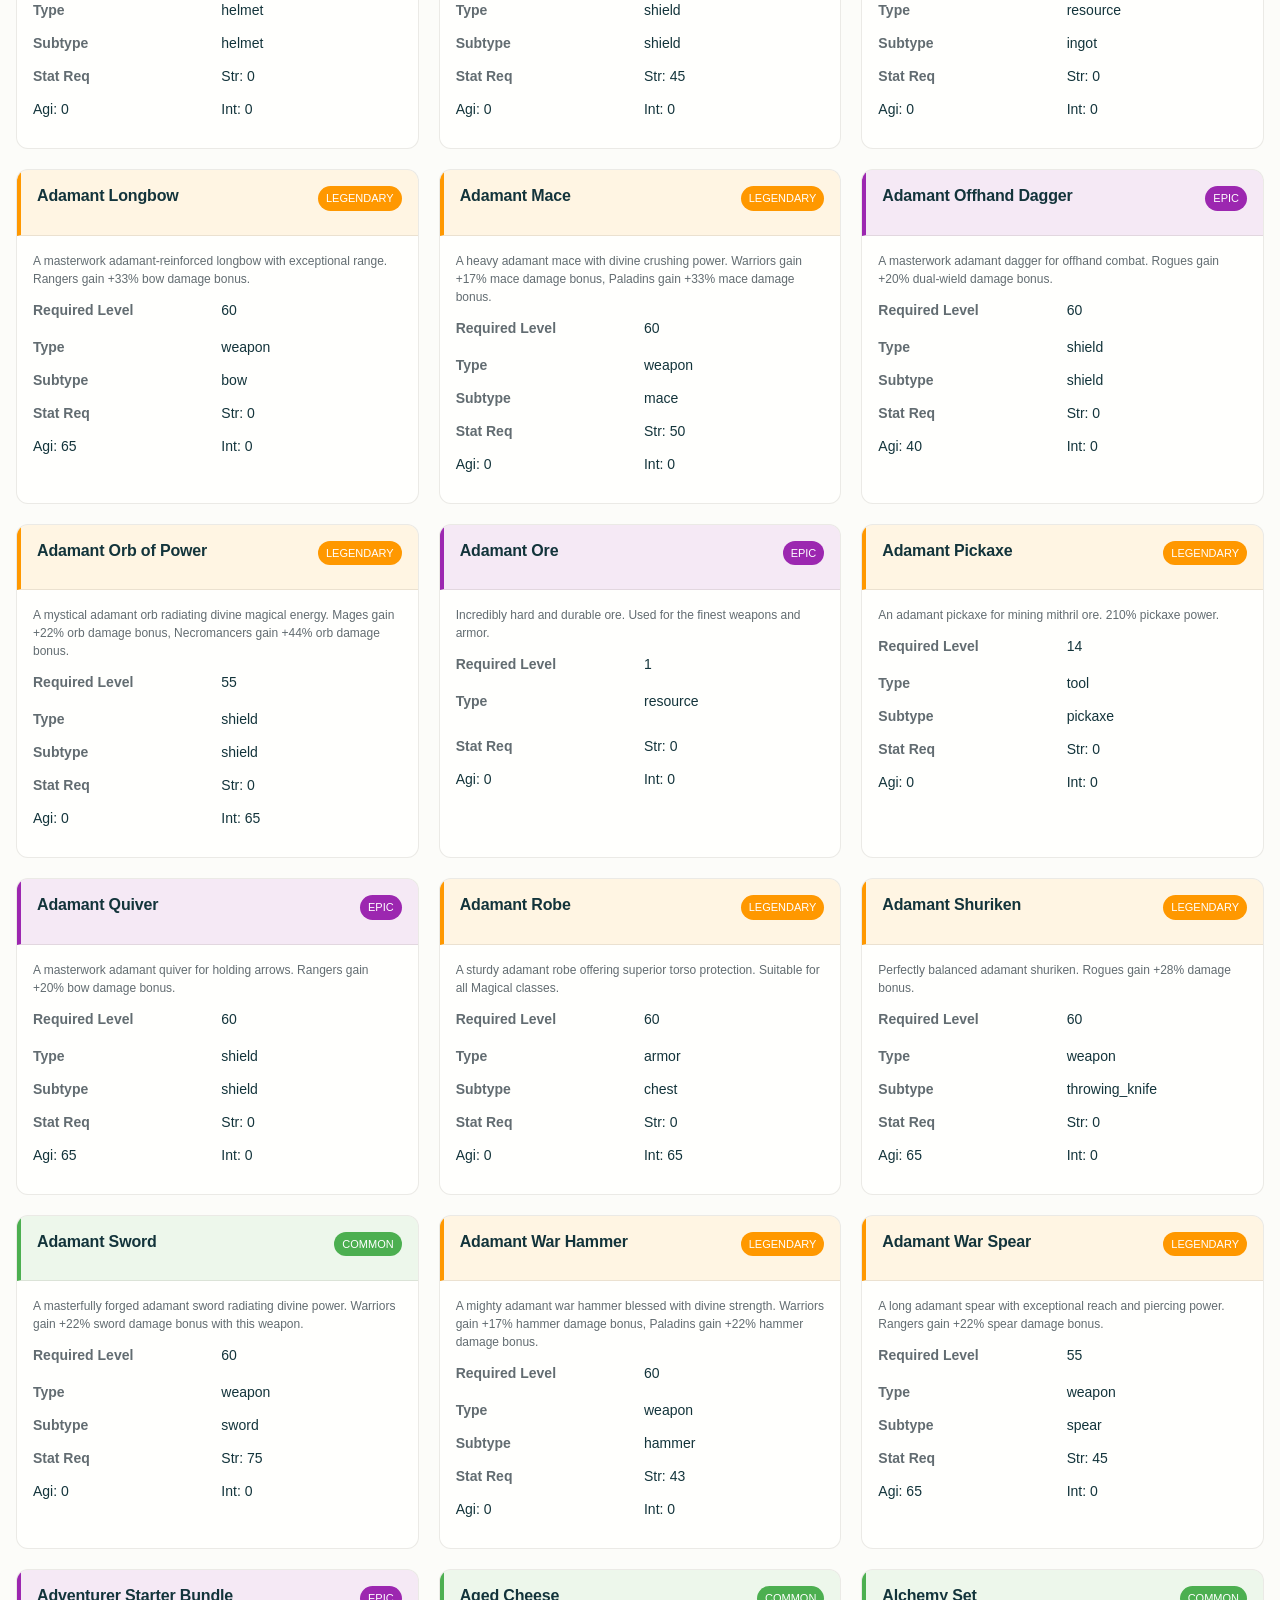
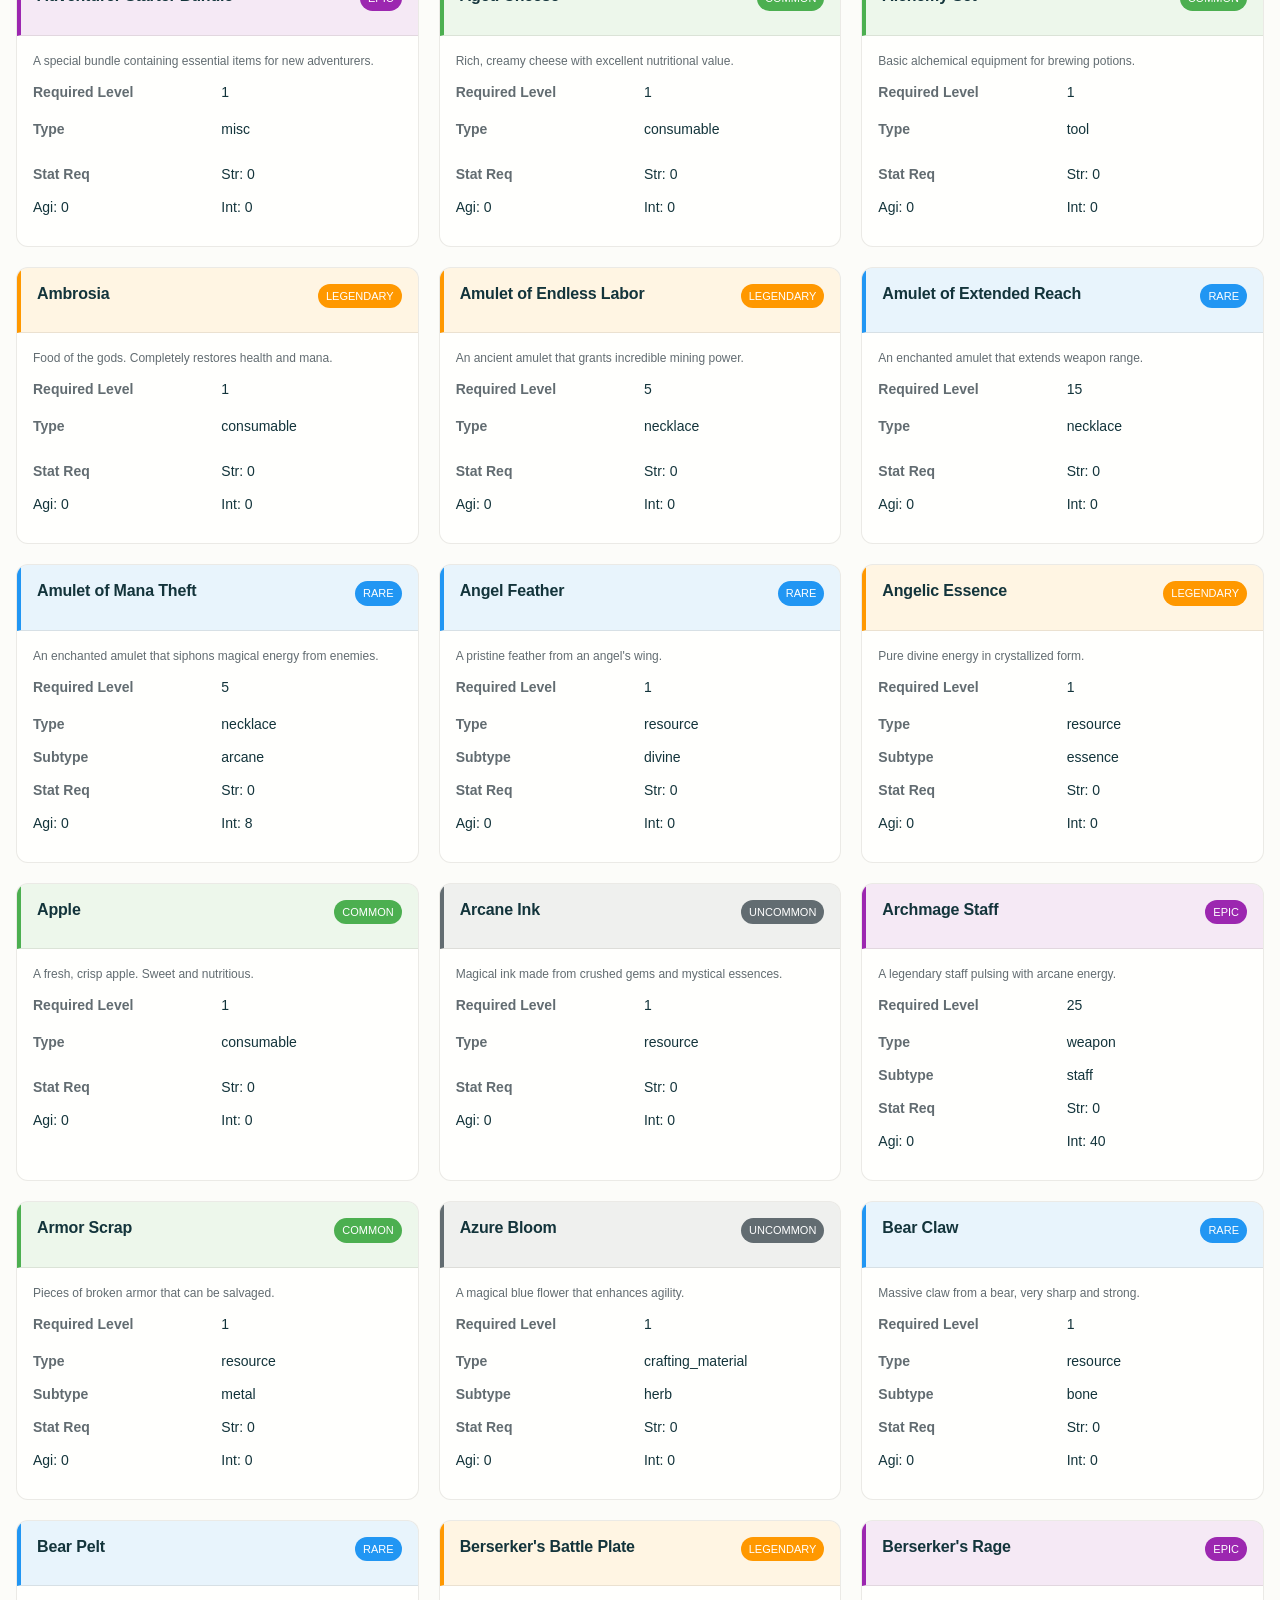
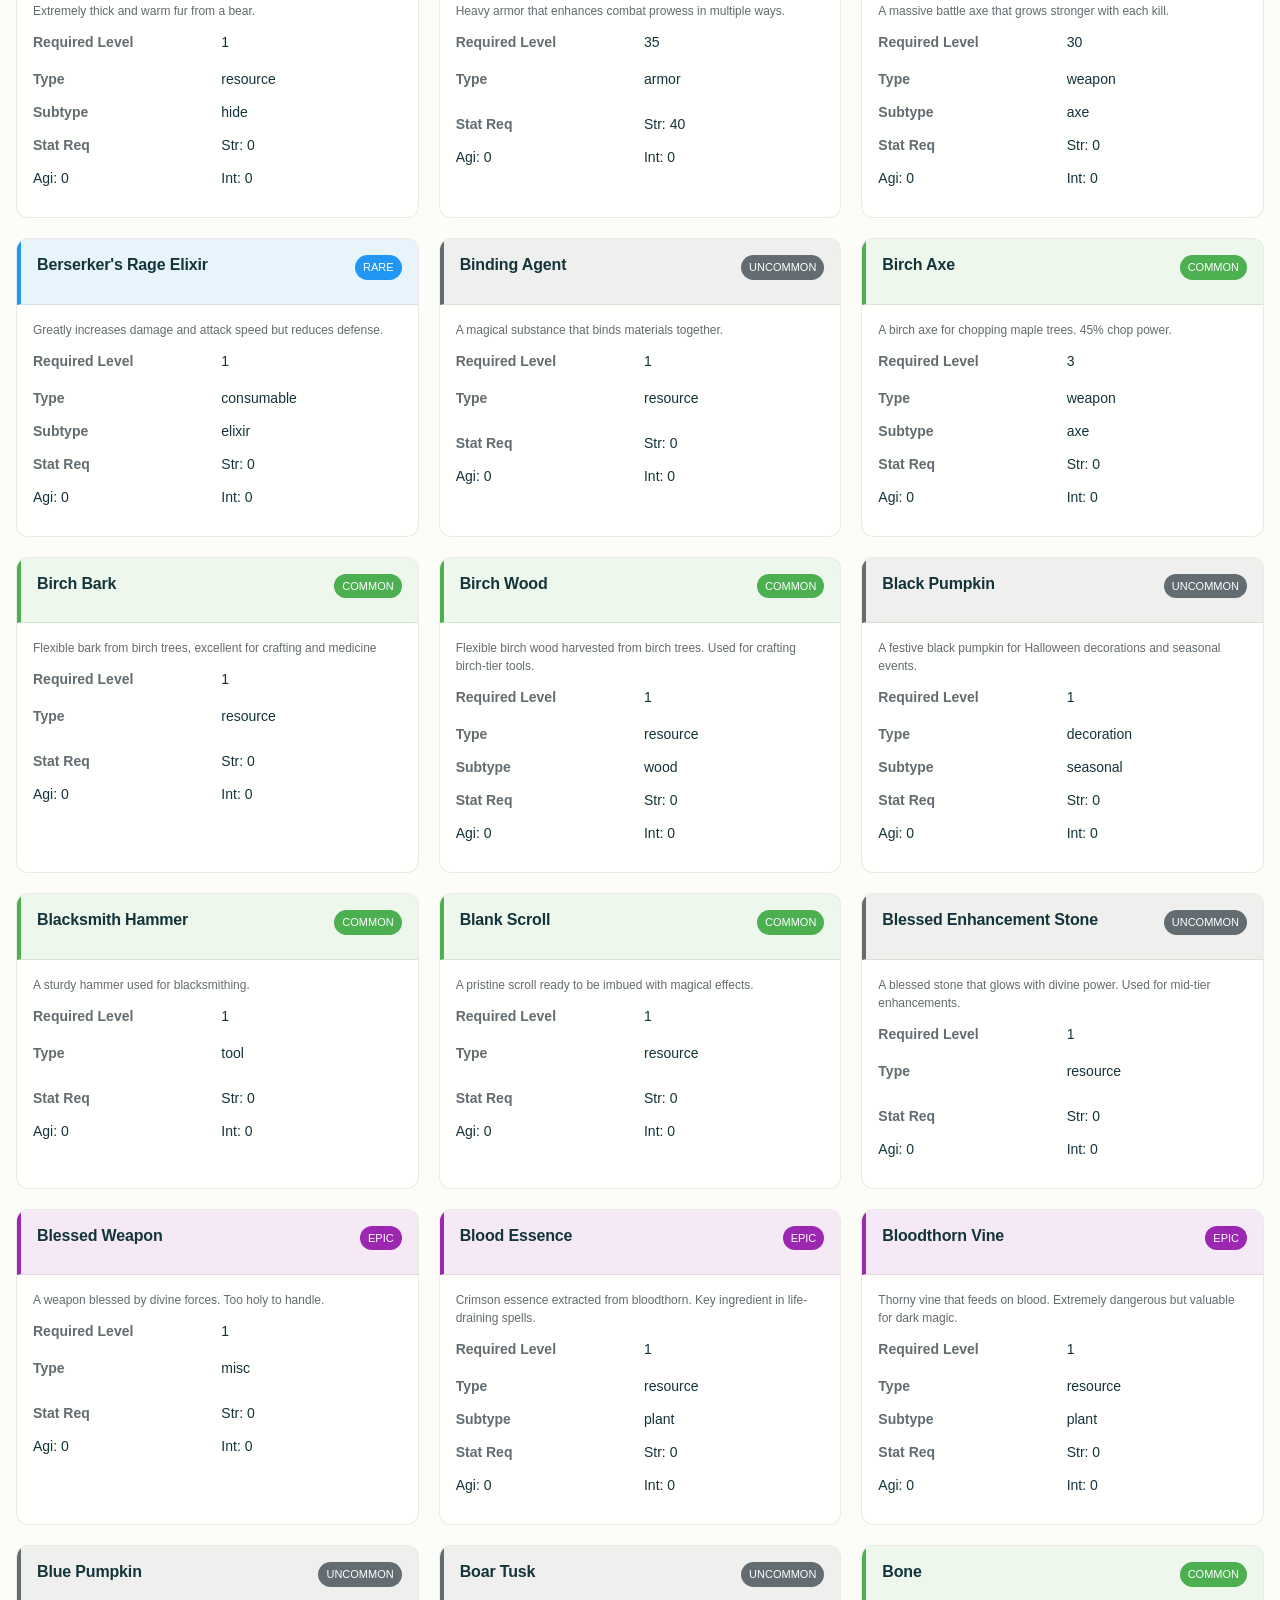
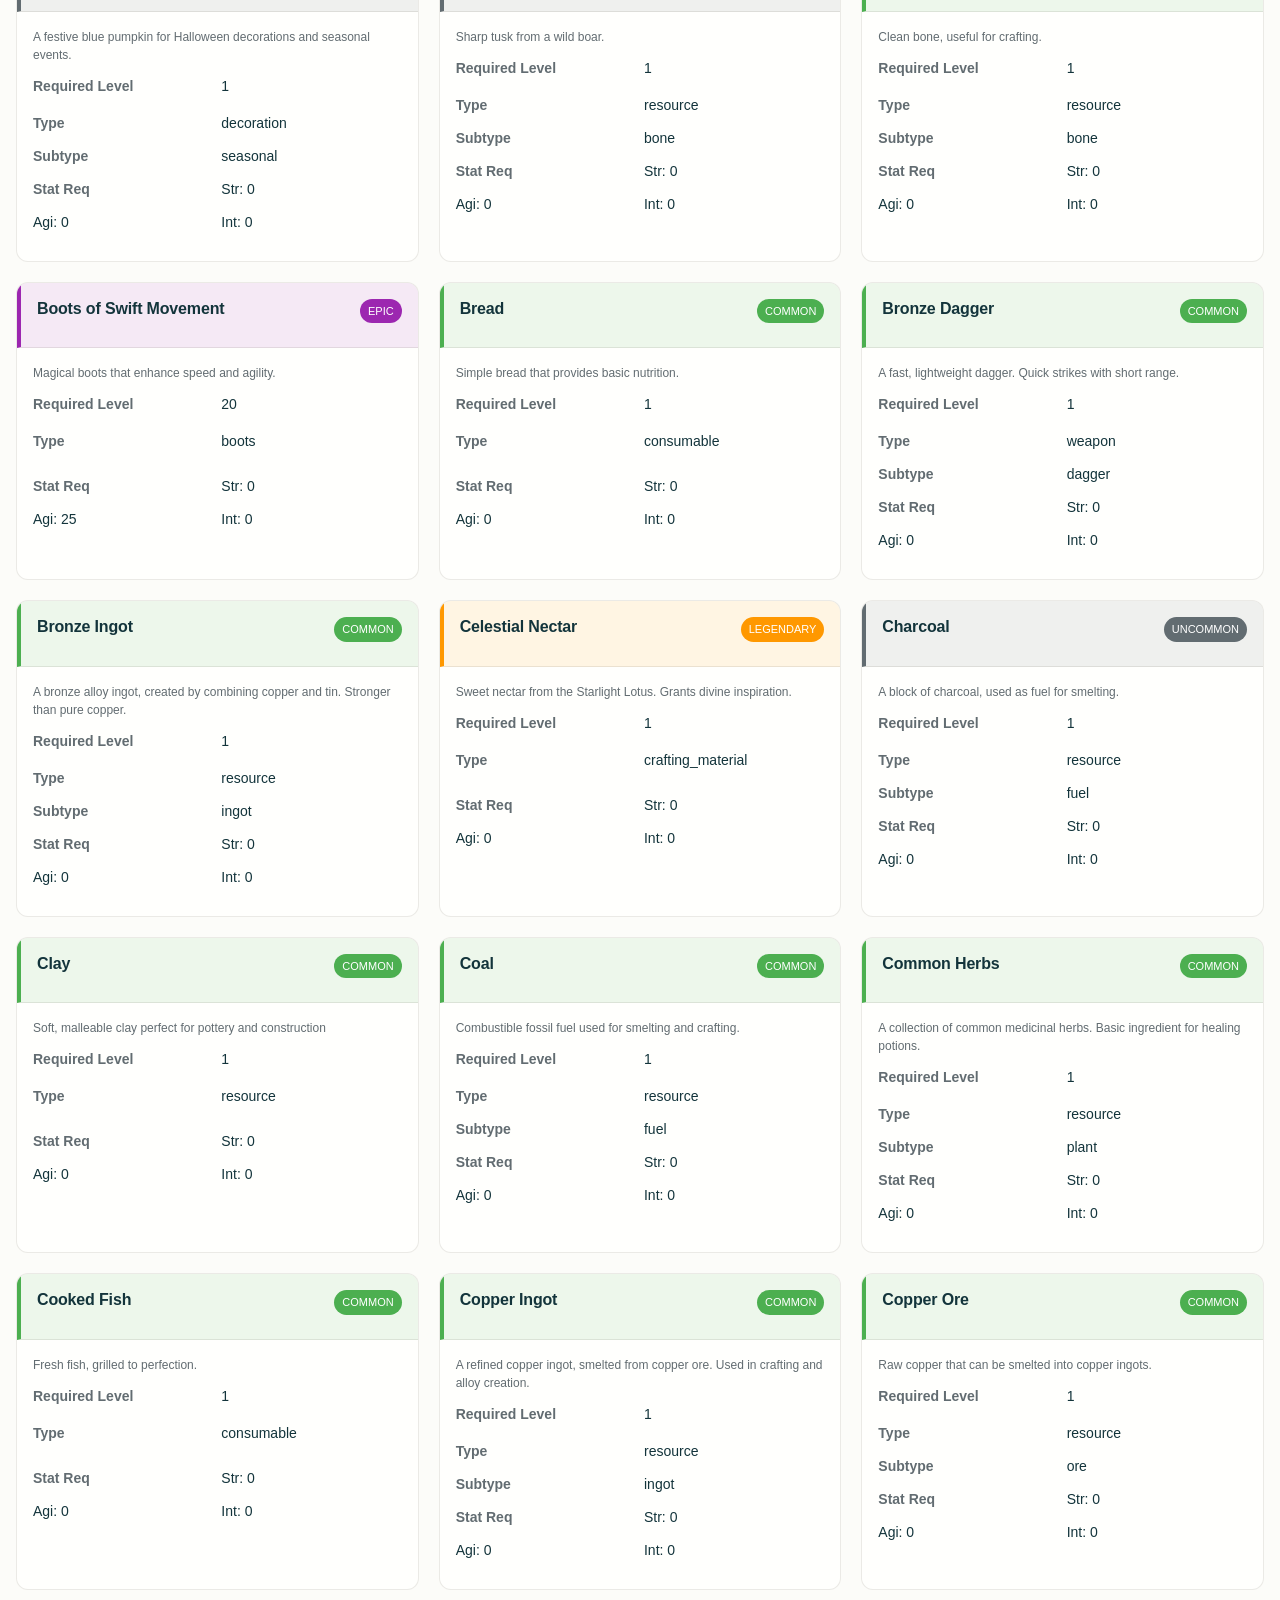
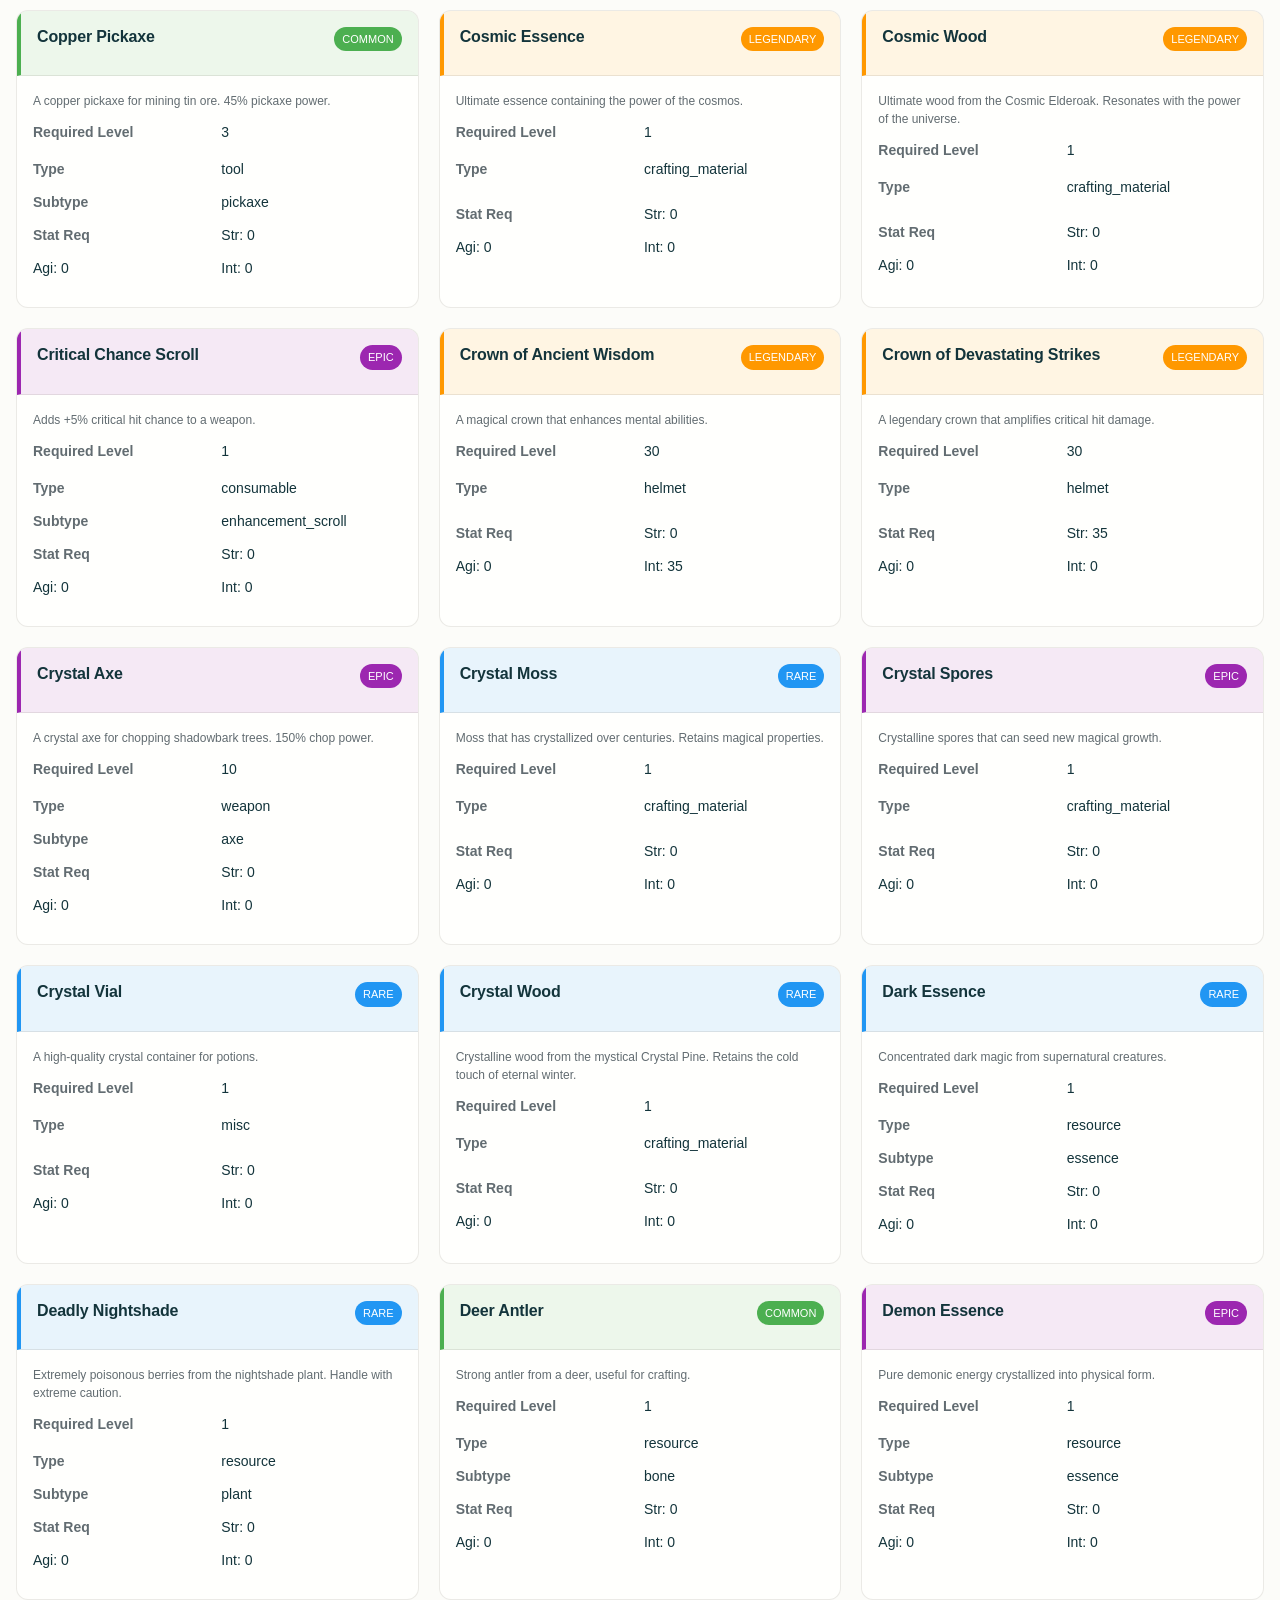
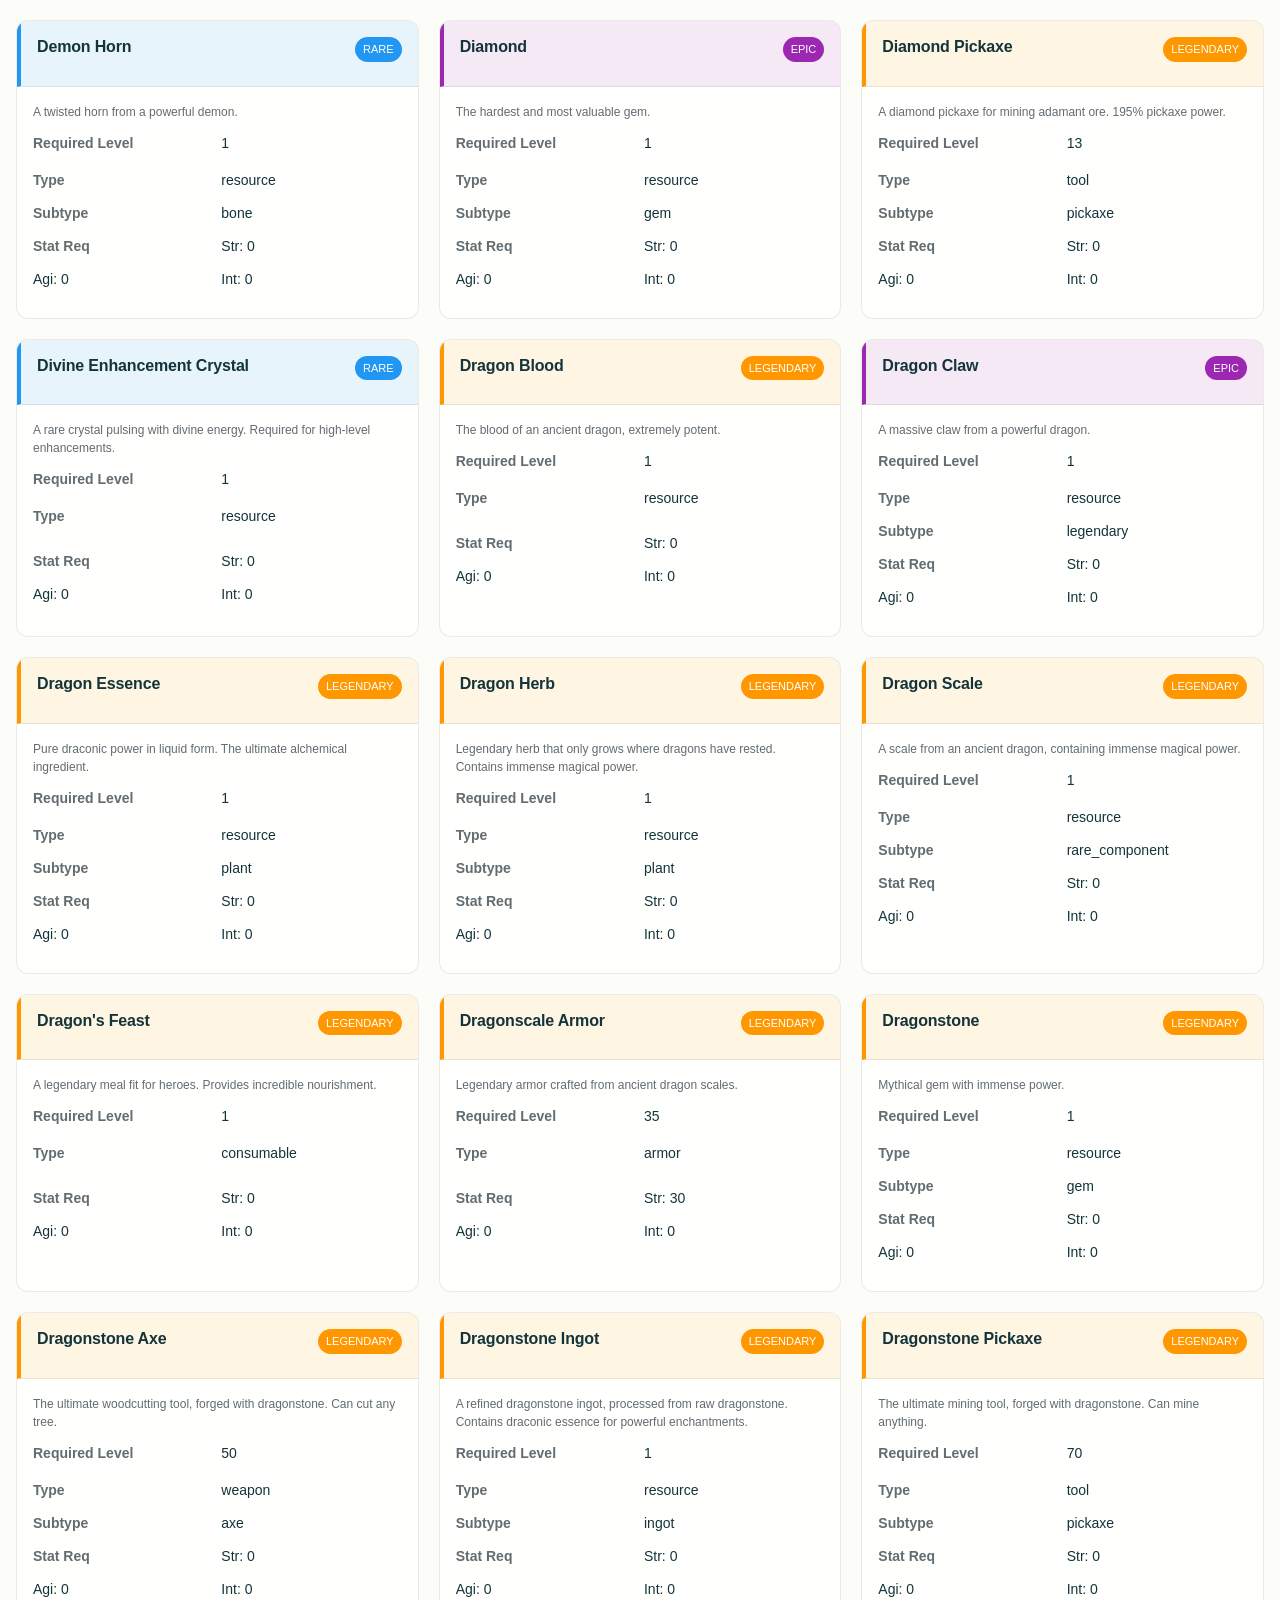
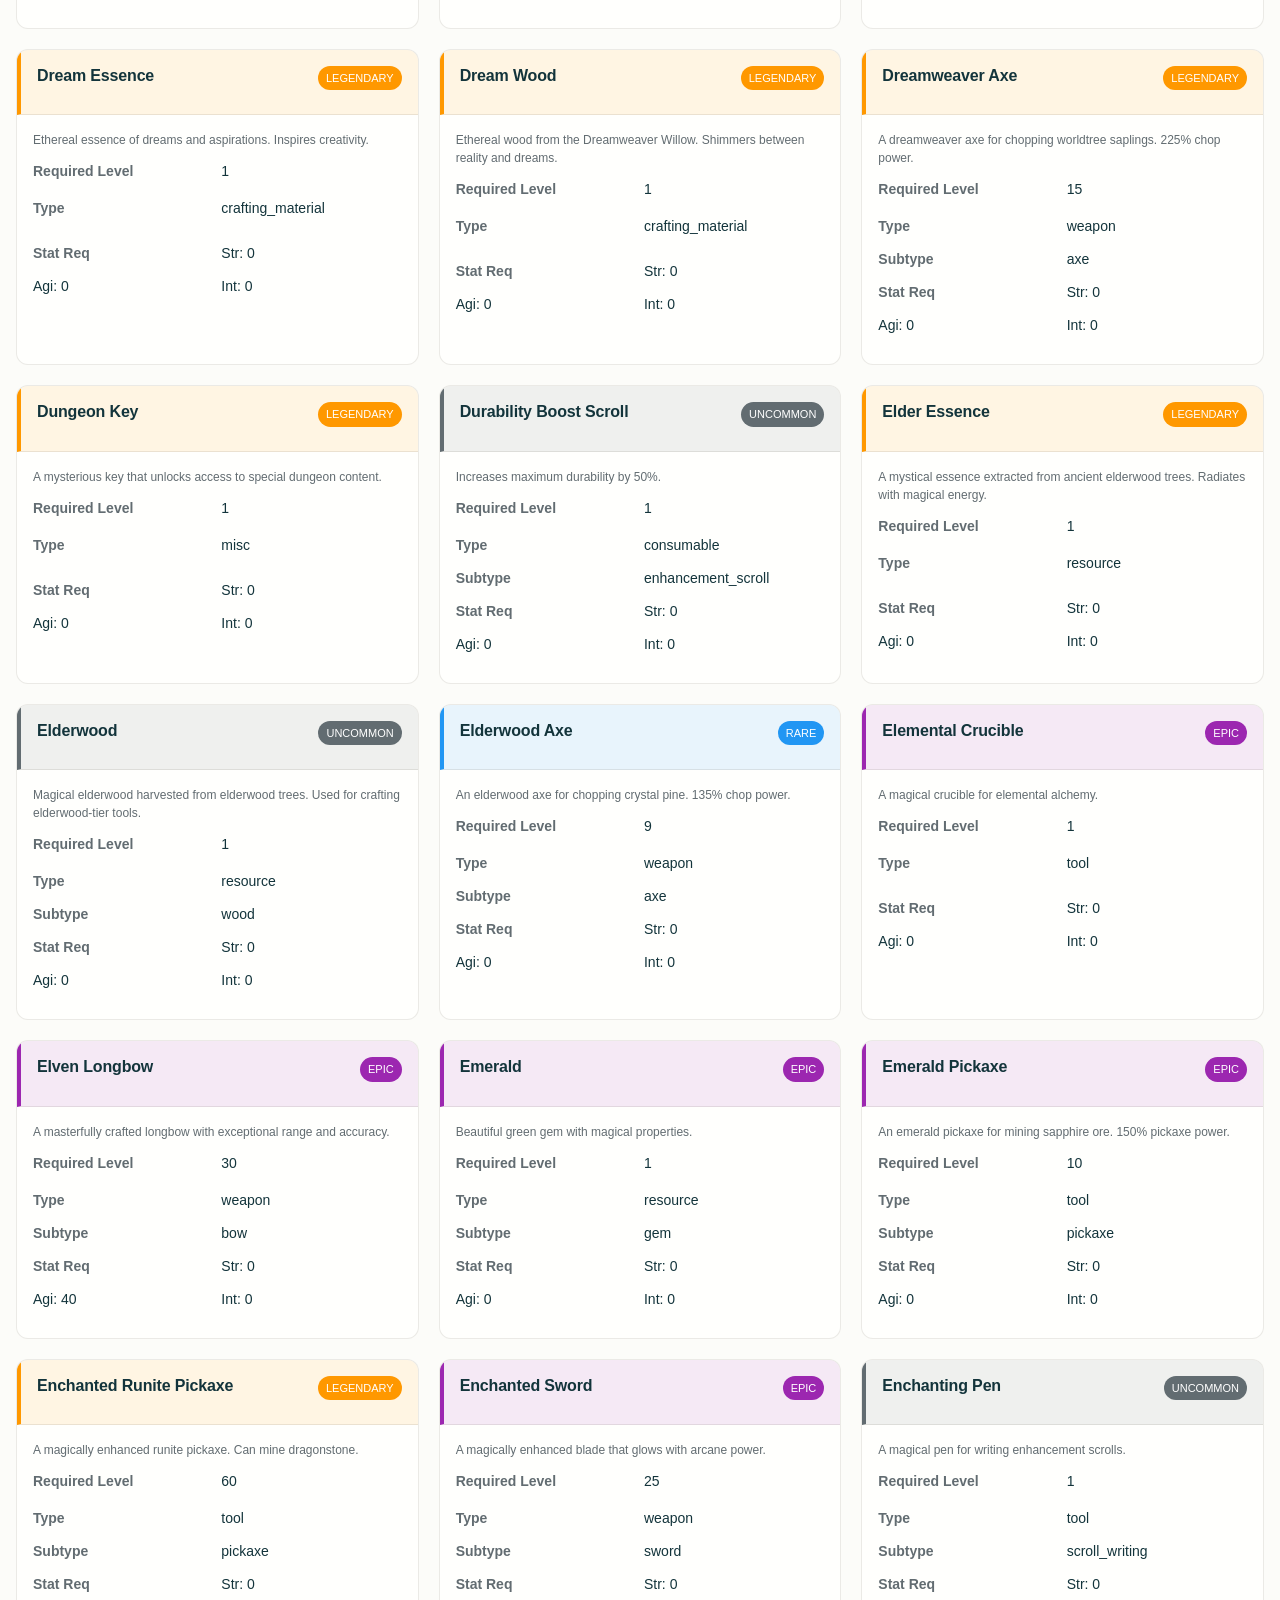
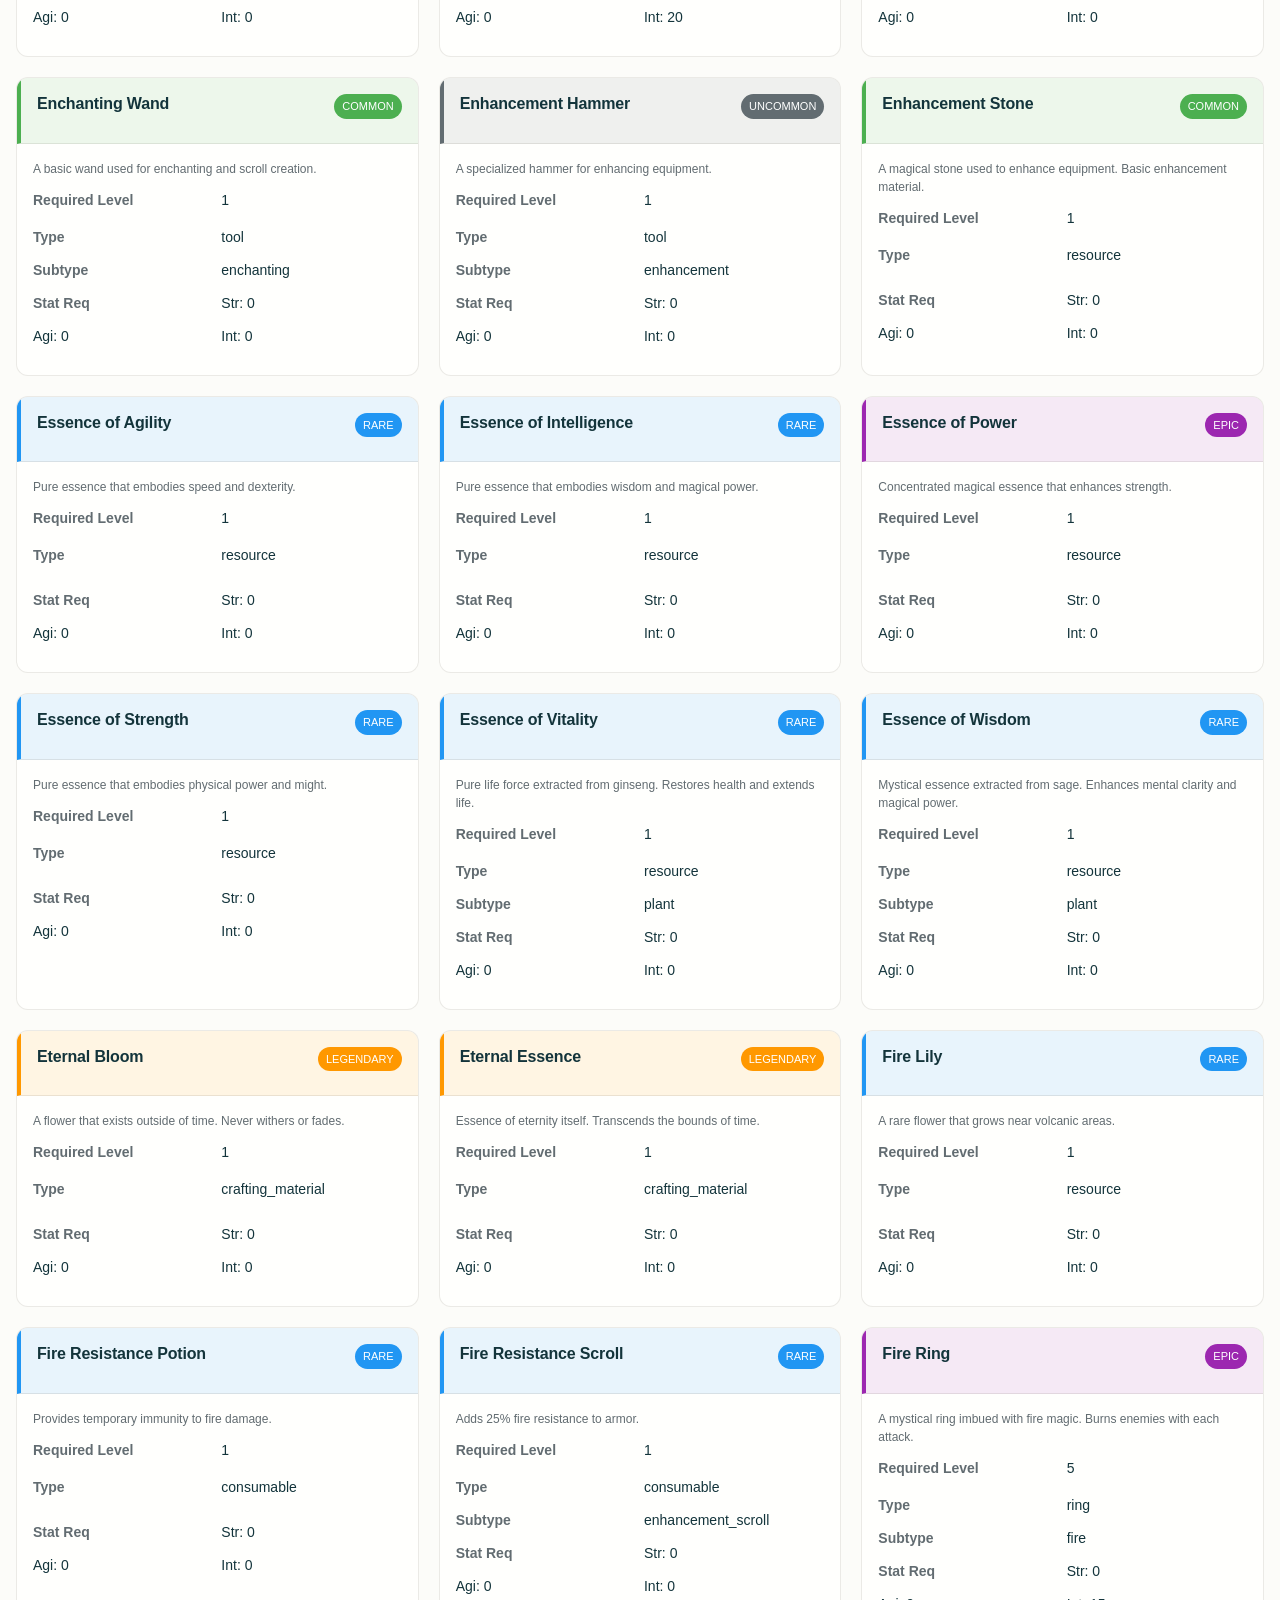
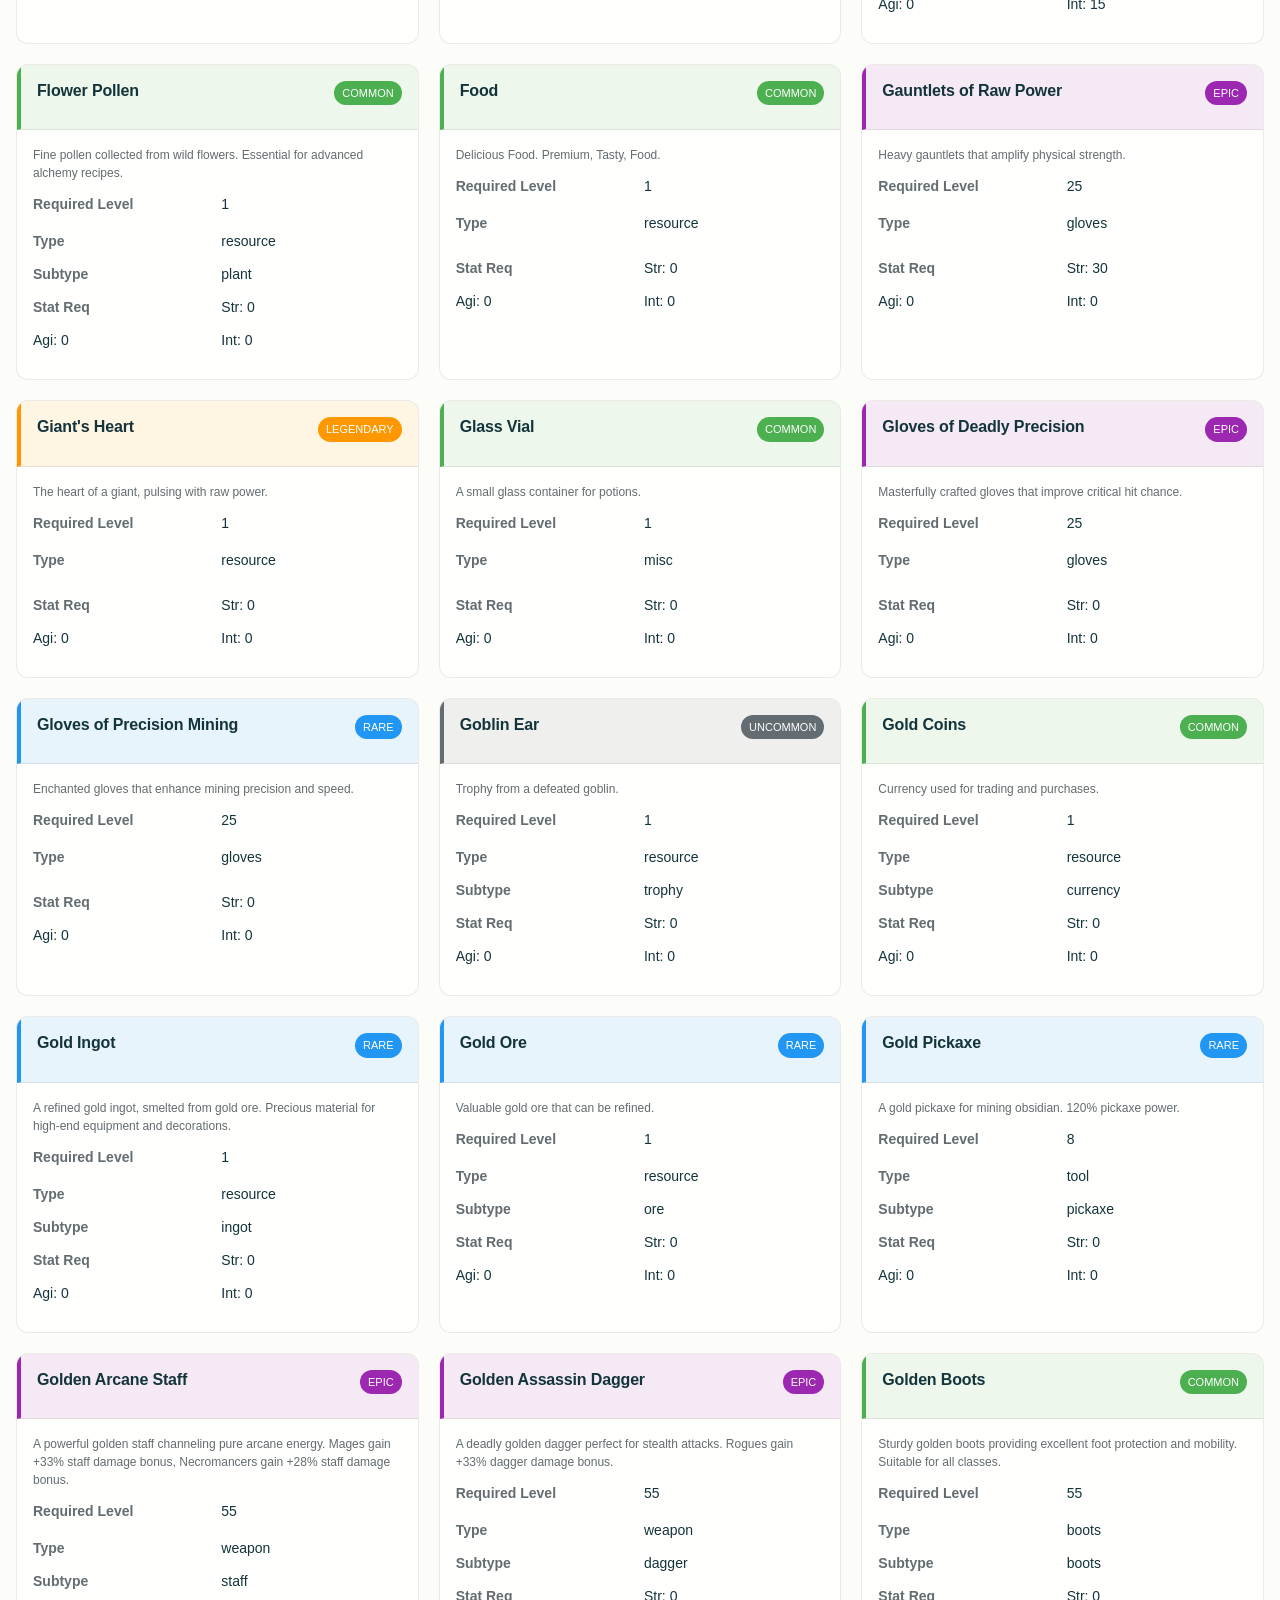
<file: items.html>
<!DOCTYPE html>
<html lang="en">
  <head>
    <meta charset="UTF-8" />
    <meta name="viewport" content="width=device-width, initial-scale=1.0" />
    <title>PK Echoes - Wiki</title>
    <link rel="stylesheet" href="style.css" />
  </head>
  <body>
    <!-- Header -->
    <header class="wiki-header">
      <div class="container">
        <div class="header-content">
          <div class="logo-section">
            <h1 class="game-title">PK Echoes</h1>
            <span class="wiki-subtitle">Item Wiki</span>
            <br />
          </div>
        </div>
      </div>
    </header>
    <br />

    <!-- Main Content -->
    <main class="main-content">
      <!-- Home Section -->
      <section class="home-section">
        <div class="container">
          <div class="stats-section">
            <div class="stats-grid">
              <div class="stat-card">
                <div class="stat-number" id="total-items">0</div>
                <div class="stat-label">Total Items</div>
                <div class="stat-detail">Across all categories</div>
              </div>

              <div class="stat-card">
                <div class="stat-number" id="response-time">0ms</div>
                <div class="stat-label">Response Time</div>
                <div class="stat-detail">Average latency</div>
              </div>
            </div>
          </div>
        </div>
      </section>

      <!-- Items Section -->
      <section class="items-section">
        <div class="container">
          <div class="page-header">
            <h1>Item Database</h1>
            <div class="page-controls">
              <div class="filter-toggle">
                <button class="btn btn--outline" id="advanced-filters-toggle">
                  Advanced Filters
                </button>
              </div>
              <div class="sort-controls">
                <label for="sort-select">Sort by:</label>
                <select id="sort-select" class="form-control">
                  <option value="name">Name</option>
                  <option value="rarity">Rarity</option>
                  <option value="level">Level</option>
                  <option value="value">Value</option>
                  <option value="damage">Damage</option>
                  <option value="enhancementLevel">Enhancement</option>
                </select>
                <button
                  id="sort-order-toggle"
                  class="btn btn--outline"
                  style="margin-left: 8px"
                >
                  <span id="sort-order-text">↑Asc </span>
                </button>
              </div>
            </div>
          </div>

          <div class="advanced-filters" id="advanced-filters">
            <div class="filter-section">
              <h3>Advanced Filters</h3>
              <div class="filter-grid">
                <div class="filter-group">
                  <h4>Type</h4>
                  <div class="range-inputs">
                    <select id="filter-type" class="form-control">
                      <option value="">Any</option>
                    </select>
                  </div>
                </div>
                <div class="filter-group">
                  <h4>Stats Range</h4>
                  <div class="range-inputs">
                    <input
                      type="number"
                      id="min-damage"
                      placeholder="Min Damage"
                      class="form-control"
                    />
                    <input
                      type="number"
                      id="max-damage"
                      placeholder="Max Damage"
                      class="form-control"
                    />
                  </div>
                </div>
                <div class="filter-group">
                  <h4>Requirements</h4>
                  <div class="range-inputs">
                    <input
                      type="number"
                      id="min-level"
                      placeholder="Min Level"
                      class="form-control"
                    />
                    <input
                      type="number"
                      id="max-level"
                      placeholder="Max Level"
                      class="form-control"
                    />
                  </div>
                </div>
                <div class="filter-group">
                  <h4>Base Stats</h4>
                  <div class="range-inputs">
                    <select id="filter-baseStat-key" class="form-control">
                      <option value="">Any</option>
                    </select>
                    <input
                      type="number"
                      id="filter-baseStat-value"
                      placeholder="Value"
                      class="form-control"
                    />
                  </div>
                </div>
                <div class="filter-group">
                  <h4>Stats</h4>
                  <div class="range-inputs">
                    <select id="filter-stat-key" class="form-control">
                      <option value="">Any</option>
                    </select>
                    <input
                      type="number"
                      id="filter-stat-value"
                      placeholder="Value"
                      class="form-control"
                    />
                  </div>
                </div>
                <div class="filter-group">
                  <h4>Features</h4>
                  <div class="checkbox-group">
                    <label class="filter-checkbox">
                      <input type="checkbox" id="has-effects" /> Has Effects
                    </label>
                    <label class="filter-checkbox">
                      <input type="checkbox" id="is-craftable" /> Craftable
                    </label>
                    <label class="filter-checkbox">
                      <input type="checkbox" id="has-recipe" /> Has Recipe
                    </label>
                  </div>
                </div>
                <div class="filter-group">
                  <h4>Recipe</h4>
                  <div class="range-inputs">
                    <select id="filter-recipe-key" class="form-control">
                      <option value="">Any</option>
                      <option value="skillRequired">Skill Required</option>
                      <option value="skillLevel">Skill Level</option>
                      <option value="materials.itemId">Material Item ID</option>
                    </select>
                    <input
                      id="filter-recipe-value"
                      placeholder="Value"
                      class="form-control"
                    />
                  </div>
                </div>
              </div>
              <div class="filter-actions">
                <button class="btn btn--secondary" id="clear-filters">
                  Clear All
                </button>
                <button class="btn btn--primary" id="apply-filters">
                  Apply Filters
                </button>
              </div>
            </div>
          </div>

          <div class="items-content">
            <div class="search-section">
              <div class="search-container">
                <input
                  type="text"
                  id="global-search"
                  placeholder="Search items (e.g., robe, orb, chest, dagger, dragon)..."
                  class="search-input"
                />
                <button class="search-btn" id="search-btn">
                  <svg
                    width="16"
                    height="16"
                    viewBox="0 0 24 24"
                    fill="none"
                    stroke="currentColor"
                    stroke-width="2"
                  >
                    <circle cx="11" cy="11" r="8"></circle>
                    <path d="m21 21-4.35-4.35"></path>
                  </svg>
                </button>
              </div>
            </div>
            <br />
            <div class="items-grid" id="items-grid">
              <!-- Items will be populated by JavaScript -->
            </div>
          </div>
        </div>
      </section>
    </main>

    <!-- Item Detail Modal -->
    <div id="item-modal" class="modal hidden">
      <div class="modal-overlay"></div>
      <div class="modal-content">
        <div class="modal-header">
          <h2 id="modal-title">Item Details</h2>
          <button class="modal-close" id="modal-close">&times;</button>
        </div>
        <div class="modal-body" id="modal-body">
          <!-- Item details will be populated by JavaScript -->
        </div>
      </div>
    </div>

    <script src="app.js"></script>
  </body>
</html>
</file>
<file: style.css>
:root {
  /* Primitive Color Tokens */
  --color-white: rgba(255, 255, 255, 1);
  --color-black: rgba(0, 0, 0, 1);
  --color-cream-50: rgba(252, 252, 249, 1);
  --color-cream-100: rgba(255, 255, 253, 1);
  --color-gray-200: rgba(245, 245, 245, 1);
  --color-gray-300: rgba(167, 169, 169, 1);
  --color-gray-400: rgba(119, 124, 124, 1);
  --color-slate-500: rgba(98, 108, 113, 1);
  --color-brown-600: rgba(94, 82, 64, 1);
  --color-charcoal-700: rgba(31, 33, 33, 1);
  --color-charcoal-800: rgba(38, 40, 40, 1);
  --color-slate-900: rgba(19, 52, 59, 1);
  --color-teal-300: rgba(50, 184, 198, 1);
  --color-teal-400: rgba(45, 166, 178, 1);
  --color-teal-500: rgba(33, 128, 141, 1);
  --color-teal-600: rgba(29, 116, 128, 1);
  --color-teal-700: rgba(26, 104, 115, 1);
  --color-teal-800: rgba(41, 150, 161, 1);
  --color-red-400: rgba(255, 84, 89, 1);
  --color-red-500: rgba(192, 21, 47, 1);
  --color-orange-400: rgba(230, 129, 97, 1);
  --color-orange-500: rgba(168, 75, 47, 1);

  /* RGB versions for opacity control */
  --color-brown-600-rgb: 94, 82, 64;
  --color-teal-500-rgb: 33, 128, 141;
  --color-slate-900-rgb: 19, 52, 59;
  --color-slate-500-rgb: 98, 108, 113;
  --color-red-500-rgb: 192, 21, 47;
  --color-red-400-rgb: 255, 84, 89;
  --color-orange-500-rgb: 168, 75, 47;
  --color-orange-400-rgb: 230, 129, 97;

  /* Background color tokens (Light Mode) */
  --color-bg-1: rgba(59, 130, 246, 0.08); /* Light blue */
  --color-bg-2: rgba(245, 158, 11, 0.08); /* Light yellow */
  --color-bg-3: rgba(34, 197, 94, 0.08); /* Light green */
  --color-bg-4: rgba(239, 68, 68, 0.08); /* Light red */
  --color-bg-5: rgba(147, 51, 234, 0.08); /* Light purple */
  --color-bg-6: rgba(249, 115, 22, 0.08); /* Light orange */
  --color-bg-7: rgba(236, 72, 153, 0.08); /* Light pink */
  --color-bg-8: rgba(6, 182, 212, 0.08); /* Light cyan */
  --color-bg-9: rgba(98, 108, 113, 1); /* slate */

  /* Semantic Color Tokens (Light Mode) */
  --color-background: var(--color-cream-50);
  --color-surface: var(--color-cream-100);
  --color-text: var(--color-slate-900);
  --color-text-secondary: var(--color-slate-500);
  --color-primary: var(--color-teal-500);
  --color-primary-hover: var(--color-teal-600);
  --color-primary-active: var(--color-teal-700);
  --color-secondary: rgba(var(--color-brown-600-rgb), 0.12);
  --color-secondary-hover: rgba(var(--color-brown-600-rgb), 0.2);
  --color-secondary-active: rgba(var(--color-brown-600-rgb), 0.25);
  --color-border: rgba(var(--color-brown-600-rgb), 0.2);
  --color-btn-primary-text: var(--color-cream-50);
  --color-card-border: rgba(var(--color-brown-600-rgb), 0.12);
  --color-card-border-inner: rgba(var(--color-brown-600-rgb), 0.12);
  --color-error: var(--color-red-500);
  --color-success: var(--color-teal-500);
  --color-warning: var(--color-orange-500);
  --color-info: var(--color-slate-500);
  --color-focus-ring: rgba(var(--color-teal-500-rgb), 0.4);
  --color-select-caret: rgba(var(--color-slate-900-rgb), 0.8);

  /* Rarity Color Schemes */
  --color-rarity-uncommon: rgba(98, 108, 113, 1); /* Slate - as requested */
  --color-rarity-common: rgba(76, 175, 80, 1); /* Green - updated */
  --color-rarity-rare: rgba(33, 150, 243, 1); /* Blue - updated */
  --color-rarity-epic: rgba(156, 39, 176, 1); /* Purple - updated */
  --color-rarity-legendary: rgba(255, 152, 0, 1); /* Orange - updated */
  --color-rarity-mythic: rgb(158, 20, 20, 1); /* Red - updated */

  /* Common style patterns */
  --focus-ring: 0 0 0 3px var(--color-focus-ring);
  --focus-outline: 2px solid var(--color-primary);
  --status-bg-opacity: 0.15;
  --status-border-opacity: 0.25;
  --select-caret-light: url("data:image/svg+xml,%3Csvg xmlns='http://www.w3.org/2000/svg' width='16' height='16' viewBox='0 0 24 24' fill='none' stroke='%23134252' stroke-width='2' stroke-linecap='round' stroke-linejoin='round'%3E%3Cpolyline points='6 9 12 15 18 9'%3E%3C/polyline%3E%3C/svg%3E");
  --select-caret-dark: url("data:image/svg+xml,%3Csvg xmlns='http://www.w3.org/2000/svg' width='16' height='16' viewBox='0 0 24 24' fill='none' stroke='%23f5f5f5' stroke-width='2' stroke-linecap='round' stroke-linejoin='round'%3E%3Cpolyline points='6 9 12 15 18 9'%3E%3C/polyline%3E%3C/svg%3E");

  /* RGB versions for opacity control */
  --color-success-rgb: 33, 128, 141;
  --color-error-rgb: 192, 21, 47;
  --color-warning-rgb: 168, 75, 47;
  --color-info-rgb: 98, 108, 113;

  /* Typography */
  --font-family-base: "FKGroteskNeue", "Geist", "Inter", -apple-system,
    BlinkMacSystemFont, "Segoe UI", Roboto, sans-serif;
  --font-family-mono: "Berkeley Mono", ui-monospace, SFMono-Regular, Menlo,
    Monaco, Consolas, monospace;
  --font-size-xs: 11px;
  --font-size-sm: 12px;
  --font-size-base: 14px;
  --font-size-md: 14px;
  --font-size-lg: 16px;
  --font-size-xl: 18px;
  --font-size-2xl: 20px;
  --font-size-3xl: 24px;
  --font-size-4xl: 30px;
  --font-weight-normal: 400;
  --font-weight-medium: 500;
  --font-weight-semibold: 550;
  --font-weight-bold: 600;
  --line-height-tight: 1.2;
  --line-height-normal: 1.5;
  --letter-spacing-tight: -0.01em;

  /* Spacing */
  --space-0: 0;
  --space-1: 1px;
  --space-2: 2px;
  --space-4: 4px;
  --space-6: 6px;
  --space-8: 8px;
  --space-10: 10px;
  --space-12: 12px;
  --space-16: 16px;
  --space-20: 20px;
  --space-24: 24px;
  --space-32: 32px;

  /* Border Radius */
  --radius-sm: 6px;
  --radius-base: 8px;
  --radius-md: 10px;
  --radius-lg: 12px;
  --radius-full: 9999px;

  /* Shadows */
  --shadow-xs: 0 1px 2px rgba(0, 0, 0, 0.02);
  --shadow-sm: 0 1px 3px rgba(0, 0, 0, 0.04), 0 1px 2px rgba(0, 0, 0, 0.02);
  --shadow-md: 0 4px 6px -1px rgba(0, 0, 0, 0.04),
    0 2px 4px -1px rgba(0, 0, 0, 0.02);
  --shadow-lg: 0 10px 15px -3px rgba(0, 0, 0, 0.04),
    0 4px 6px -2px rgba(0, 0, 0, 0.02);
  --shadow-inset-sm: inset 0 1px 0 rgba(255, 255, 255, 0.15),
    inset 0 -1px 0 rgba(0, 0, 0, 0.03);

  /* Animation */
  --duration-fast: 150ms;
  --duration-normal: 250ms;
  --ease-standard: cubic-bezier(0.16, 1, 0.3, 1);

  /* Layout */
  --container-sm: 640px;
  --container-md: 768px;
  --container-lg: 1024px;
  --container-xl: 1280px;
}

/* Dark mode colors */
@media (prefers-color-scheme: dark) {
  :root {
    /* RGB versions for opacity control (Dark Mode) */
    --color-gray-400-rgb: 119, 124, 124;
    --color-teal-300-rgb: 50, 184, 198;
    --color-gray-300-rgb: 167, 169, 169;
    --color-gray-200-rgb: 245, 245, 245;

    /* Background color tokens (Dark Mode) */
    --color-bg-1: rgba(29, 78, 216, 0.15); /* Dark blue */
    --color-bg-2: rgba(180, 83, 9, 0.15); /* Dark yellow */
    --color-bg-3: rgba(21, 128, 61, 0.15); /* Dark green */
    --color-bg-4: rgba(185, 28, 28, 0.15); /* Dark red */
    --color-bg-5: rgba(107, 33, 168, 0.15); /* Dark purple */
    --color-bg-6: rgba(194, 65, 12, 0.15); /* Dark orange */
    --color-bg-7: rgba(190, 24, 93, 0.15); /* Dark pink */
    --color-bg-8: rgba(8, 145, 178, 0.15); /* Dark cyan */
    
    /* Semantic Color Tokens (Dark Mode) */
    --color-background: var(--color-charcoal-700);
    --color-surface: var(--color-charcoal-800);
    --color-text: var(--color-gray-200);
    --color-text-secondary: rgba(var(--color-gray-300-rgb), 0.7);
    --color-primary: var(--color-teal-300);
    --color-primary-hover: var(--color-teal-400);
    --color-primary-active: var(--color-teal-800);
    --color-secondary: rgba(var(--color-gray-400-rgb), 0.15);
    --color-secondary-hover: rgba(var(--color-gray-400-rgb), 0.25);
    --color-secondary-active: rgba(var(--color-gray-400-rgb), 0.3);
    --color-border: rgba(var(--color-gray-400-rgb), 0.3);
    --color-error: var(--color-red-400);
    --color-success: var(--color-teal-300);
    --color-warning: var(--color-orange-400);
    --color-info: var(--color-gray-300);
    --color-focus-ring: rgba(var(--color-teal-300-rgb), 0.4);
    --color-btn-primary-text: var(--color-slate-900);
    --color-card-border: rgba(var(--color-gray-400-rgb), 0.2);
    --color-card-border-inner: rgba(var(--color-gray-400-rgb), 0.15);
    --shadow-inset-sm: inset 0 1px 0 rgba(255, 255, 255, 0.1),
      inset 0 -1px 0 rgba(0, 0, 0, 0.15);
    --button-border-secondary: rgba(var(--color-gray-400-rgb), 0.2);
    --color-border-secondary: rgba(var(--color-gray-400-rgb), 0.2);
    --color-select-caret: rgba(var(--color-gray-200-rgb), 0.8);

    /* Common style patterns - updated for dark mode */
    --focus-ring: 0 0 0 3px var(--color-focus-ring);
    --focus-outline: 2px solid var(--color-primary);
    --status-bg-opacity: 0.15;
    --status-border-opacity: 0.25;
    --select-caret-light: url("data:image/svg+xml,%3Csvg xmlns='http://www.w3.org/2000/svg' width='16' height='16' viewBox='0 0 24 24' fill='none' stroke='%23134252' stroke-width='2' stroke-linecap='round' stroke-linejoin='round'%3E%3Cpolyline points='6 9 12 15 18 9'%3E%3C/polyline%3E%3C/svg%3E");
    --select-caret-dark: url("data:image/svg+xml,%3Csvg xmlns='http://www.w3.org/2000/svg' width='16' height='16' viewBox='0 0 24 24' fill='none' stroke='%23f5f5f5' stroke-width='2' stroke-linecap='round' stroke-linejoin='round'%3E%3Cpolyline points='6 9 12 15 18 9'%3E%3C/polyline%3E%3C/svg%3E");

    /* RGB versions for dark mode */
    --color-success-rgb: var(--color-teal-300-rgb);
    --color-error-rgb: var(--color-red-400-rgb);
    --color-warning-rgb: var(--color-orange-400-rgb);
    --color-info-rgb: var(--color-gray-300-rgb);
  }
}

/* Data attribute for manual theme switching */
[data-color-scheme="dark"] {
  /* RGB versions for opacity control (dark mode) */
  --color-gray-400-rgb: 119, 124, 124;
  --color-teal-300-rgb: 50, 184, 198;
  --color-gray-300-rgb: 167, 169, 169;
  --color-gray-200-rgb: 245, 245, 245;

  /* Colorful background palette - Dark Mode */
  --color-bg-1: rgba(29, 78, 216, 0.15); /* Dark blue */
  --color-bg-2: rgba(180, 83, 9, 0.15); /* Dark yellow */
  --color-bg-3: rgba(21, 128, 61, 0.15); /* Dark green */
  --color-bg-4: rgba(185, 28, 28, 0.15); /* Dark red */
  --color-bg-5: rgba(107, 33, 168, 0.15); /* Dark purple */
  --color-bg-6: rgba(194, 65, 12, 0.15); /* Dark orange */
  --color-bg-7: rgba(190, 24, 93, 0.15); /* Dark pink */
  --color-bg-8: rgba(8, 145, 178, 0.15); /* Dark cyan */
  
  /* Semantic Color Tokens (Dark Mode) */
  --color-background: var(--color-charcoal-700);
  --color-surface: var(--color-charcoal-800);
  --color-text: var(--color-gray-200);
  --color-text-secondary: rgba(var(--color-gray-300-rgb), 0.7);
  --color-primary: var(--color-teal-300);
  --color-primary-hover: var(--color-teal-400);
  --color-primary-active: var(--color-teal-800);
  --color-secondary: rgba(var(--color-gray-400-rgb), 0.15);
  --color-secondary-hover: rgba(var(--color-gray-400-rgb), 0.25);
  --color-secondary-active: rgba(var(--color-gray-400-rgb), 0.3);
  --color-border: rgba(var(--color-gray-400-rgb), 0.3);
  --color-error: var(--color-red-400);
  --color-success: var(--color-teal-300);
  --color-warning: var(--color-orange-400);
  --color-info: var(--color-gray-300);
  --color-focus-ring: rgba(var(--color-teal-300-rgb), 0.4);
  --color-btn-primary-text: var(--color-slate-900);
  --color-card-border: rgba(var(--color-gray-400-rgb), 0.15);
  --color-card-border-inner: rgba(var(--color-gray-400-rgb), 0.15);
  --shadow-inset-sm: inset 0 1px 0 rgba(255, 255, 255, 0.1),
    inset 0 -1px 0 rgba(0, 0, 0, 0.15);
  --color-border-secondary: rgba(var(--color-gray-400-rgb), 0.2);
  --color-select-caret: rgba(var(--color-gray-200-rgb), 0.8);

  /* Common style patterns - updated for dark mode */
  --focus-ring: 0 0 0 3px var(--color-focus-ring);
  --focus-outline: 2px solid var(--color-primary);
  --status-bg-opacity: 0.15;
  --status-border-opacity: 0.25;
  --select-caret-light: url("data:image/svg+xml,%3Csvg xmlns='http://www.w3.org/2000/svg' width='16' height='16' viewBox='0 0 24 24' fill='none' stroke='%23134252' stroke-width='2' stroke-linecap='round' stroke-linejoin='round'%3E%3Cpolyline points='6 9 12 15 18 9'%3E%3C/polyline%3E%3C/svg%3E");
  --select-caret-dark: url("data:image/svg+xml,%3Csvg xmlns='http://www.w3.org/2000/svg' width='16' height='16' viewBox='0 0 24 24' fill='none' stroke='%23f5f5f5' stroke-width='2' stroke-linecap='round' stroke-linejoin='round'%3E%3Cpolyline points='6 9 12 15 18 9'%3E%3C/polyline%3E%3C/svg%3E");

  /* RGB versions for dark mode */
  --color-success-rgb: var(--color-teal-300-rgb);
  --color-error-rgb: var(--color-red-400-rgb);
  --color-warning-rgb: var(--color-orange-400-rgb);
  --color-info-rgb: var(--color-gray-300-rgb);
}

[data-color-scheme="light"] {
  /* RGB versions for opacity control (light mode) */
  --color-brown-600-rgb: 94, 82, 64;
  --color-teal-500-rgb: 33, 128, 141;
  --color-slate-900-rgb: 19, 52, 59;
  
  /* Semantic Color Tokens (Light Mode) */
  --color-background: var(--color-cream-50);
  --color-surface: var(--color-cream-100);
  --color-text: var(--color-slate-900);
  --color-text-secondary: var(--color-slate-500);
  --color-primary: var(--color-teal-500);
  --color-primary-hover: var(--color-teal-600);
  --color-primary-active: var(--color-teal-700);
  --color-secondary: rgba(var(--color-brown-600-rgb), 0.12);
  --color-secondary-hover: rgba(var(--color-brown-600-rgb), 0.2);
  --color-secondary-active: rgba(var(--color-brown-600-rgb), 0.25);
  --color-border: rgba(var(--color-brown-600-rgb), 0.2);
  --color-btn-primary-text: var(--color-cream-50);
  --color-card-border: rgba(var(--color-brown-600-rgb), 0.12);
  --color-card-border-inner: rgba(var(--color-brown-600-rgb), 0.12);
  --color-error: var(--color-red-500);
  --color-success: var(--color-teal-500);
  --color-warning: var(--color-orange-500);
  --color-info: var(--color-slate-500);
  --color-focus-ring: rgba(var(--color-teal-500-rgb), 0.4);

  /* RGB versions for light mode */
  --color-success-rgb: var(--color-teal-500-rgb);
  --color-error-rgb: var(--color-red-500-rgb);
  --color-warning-rgb: var(--color-orange-500-rgb);
  --color-info-rgb: var(--color-slate-500-rgb);
}

/* Base styles */
html {
  font-size: var(--font-size-base);
  font-family: var(--font-family-base);
  line-height: var(--line-height-normal);
  color: var(--color-text);
  background-color: var(--color-background);
  -webkit-font-smoothing: antialiased;
  box-sizing: border-box;
}

body {
  margin: 0;
  padding: 0;
}

*,
*::before,
*::after {
  box-sizing: inherit;
}

/* Typography */
h1,
h2,
h3,
h4,
h5,
h6 {
  margin: 0;
  font-weight: var(--font-weight-semibold);
  line-height: var(--line-height-tight);
  color: var(--color-text);
  letter-spacing: var(--letter-spacing-tight);
}

h1 {
  font-size: var(--font-size-4xl);
}
h2 {
  font-size: var(--font-size-3xl);
}
h3 {
  font-size: var(--font-size-2xl);
}
h4 {
  font-size: var(--font-size-xl);
}
h5 {
  font-size: var(--font-size-lg);
}
h6 {
  font-size: var(--font-size-md);
}

p {
  margin: 0 0 var(--space-16) 0;
}

a {
  color: var(--color-primary);
  text-decoration: none;
  transition: color var(--duration-fast) var(--ease-standard);
}

a:hover {
  color: var(--color-primary-hover);
}

/* Item links in modals */
.item-link {
  color: var(--color-primary);
  text-decoration: none;
  font-weight: var(--font-weight-medium);
  border-bottom: 1px solid transparent;
  transition: all var(--duration-fast) var(--ease-standard);
  cursor: pointer;
}

.item-link:hover {
  color: var(--color-primary-hover);
  border-bottom-color: var(--color-primary-hover);
  text-decoration: none;
}

.item-link:active {
  color: var(--color-primary-active);
}

code,
pre {
  font-family: var(--font-family-mono);
  font-size: calc(var(--font-size-base) * 0.95);
  background-color: var(--color-secondary);
  border-radius: var(--radius-sm);
}

code {
  padding: var(--space-1) var(--space-4);
}

pre {
  padding: var(--space-16);
  margin: var(--space-16) 0;
  overflow: auto;
  border: 1px solid var(--color-border);
}

pre code {
  background: none;
  padding: 0;
}

/* Buttons */
.btn {
  display: inline-flex;
  align-items: center;
  justify-content: center;
  padding: var(--space-8) var(--space-16);
  border-radius: var(--radius-base);
  font-size: var(--font-size-base);
  font-weight: 500;
  line-height: 1.5;
  cursor: pointer;
  transition: all var(--duration-normal) var(--ease-standard);
  border: none;
  text-decoration: none;
  position: relative;
}

.btn:focus-visible {
  outline: none;
  box-shadow: var(--focus-ring);
}

.btn--primary {
  background: var(--color-primary);
  color: var(--color-btn-primary-text);
}

.btn--primary:hover {
  background: var(--color-primary-hover);
}

.btn--primary:active {
  background: var(--color-primary-active);
}

.btn--secondary {
  background: var(--color-secondary);
  color: var(--color-text);
}

.btn--secondary:hover {
  background: var(--color-secondary-hover);
}

.btn--secondary:active {
  background: var(--color-secondary-active);
}

.btn--outline {
  background: transparent;
  border: 1px solid var(--color-border);
  color: var(--color-text);
}

.btn--outline:hover {
  background: var(--color-secondary);
}

.btn--sm {
  padding: var(--space-4) var(--space-12);
  font-size: var(--font-size-sm);
  border-radius: var(--radius-sm);
}

.btn--lg {
  padding: var(--space-10) var(--space-20);
  font-size: var(--font-size-lg);
  border-radius: var(--radius-md);
}

.btn--full-width {
  width: 100%;
}

.btn:disabled {
  opacity: 0.5;
  cursor: not-allowed;
}

/* Form elements */
.form-control {
  display: block;
  width: 100%;
  padding: var(--space-8) var(--space-12);
  font-size: var(--font-size-md);
  line-height: 1.5;
  color: var(--color-text);
  background-color: var(--color-surface);
  border: 1px solid var(--color-border);
  border-radius: var(--radius-base);
  transition: border-color var(--duration-fast) var(--ease-standard),
    box-shadow var(--duration-fast) var(--ease-standard);
}

textarea.form-control {
  font-family: var(--font-family-base);
  font-size: var(--font-size-base);
}

select.form-control {
  padding: var(--space-8) var(--space-12);
  -webkit-appearance: none;
  -moz-appearance: none;
  appearance: none;
  background-image: var(--select-caret-light);
  background-repeat: no-repeat;
  background-position: right var(--space-12) center;
  background-size: 16px;
  padding-right: var(--space-32);
}

/* Add a dark mode specific caret */
@media (prefers-color-scheme: dark) {
  select.form-control {
    background-image: var(--select-caret-dark);
  }
}

/* Also handle data-color-scheme */
[data-color-scheme="dark"] select.form-control {
  background-image: var(--select-caret-dark);
}

[data-color-scheme="light"] select.form-control {
  background-image: var(--select-caret-light);
}

.form-control:focus {
  border-color: var(--color-primary);
  outline: var(--focus-outline);
}

.form-label {
  display: block;
  margin-bottom: var(--space-8);
  font-weight: var(--font-weight-medium);
  font-size: var(--font-size-sm);
}

.form-group {
  margin-bottom: var(--space-16);
}

/* Card component */
.card {
  background-color: var(--color-surface);
  border-radius: var(--radius-lg);
  border: 1px solid var(--color-card-border);
  box-shadow: var(--shadow-sm);
  overflow: hidden;
  transition: box-shadow var(--duration-normal) var(--ease-standard);
}

.card:hover {
  box-shadow: var(--shadow-md);
}

.card__body {
  padding: var(--space-16);
}

.card__header,
.card__footer {
  padding: var(--space-16);
  border-bottom: 1px solid var(--color-card-border-inner);
}

/* Status indicators - simplified with CSS variables */
.status {
  display: inline-flex;
  align-items: center;
  padding: var(--space-6) var(--space-12);
  border-radius: var(--radius-full);
  font-weight: var(--font-weight-medium);
  font-size: var(--font-size-sm);
}

.status--success {
  background-color: rgba(
    var(--color-success-rgb, 33, 128, 141),
    var(--status-bg-opacity)
  );
  color: var(--color-success);
  border: 1px solid
    rgba(var(--color-success-rgb, 33, 128, 141), var(--status-border-opacity));
}

.status--error {
  background-color: rgba(
    var(--color-error-rgb, 192, 21, 47),
    var(--status-bg-opacity)
  );
  color: var(--color-error);
  border: 1px solid
    rgba(var(--color-error-rgb, 192, 21, 47), var(--status-border-opacity));
}

.status--warning {
  background-color: rgba(
    var(--color-warning-rgb, 168, 75, 47),
    var(--status-bg-opacity)
  );
  color: var(--color-warning);
  border: 1px solid
    rgba(var(--color-warning-rgb, 168, 75, 47), var(--status-border-opacity));
}

.status--info {
  background-color: rgba(
    var(--color-info-rgb, 98, 108, 113),
    var(--status-bg-opacity)
  );
  color: var(--color-info);
  border: 1px solid
    rgba(var(--color-info-rgb, 98, 108, 113), var(--status-border-opacity));
}

/* Container layout */
.container {
  width: 100%;
  margin-right: auto;
  margin-left: auto;
  padding-right: var(--space-16);
  padding-left: var(--space-16);
}

@media (min-width: 640px) {
  .container {
    max-width: var(--container-sm);
  }
}
@media (min-width: 768px) {
  .container {
    max-width: var(--container-md);
  }
}
@media (min-width: 1024px) {
  .container {
    max-width: var(--container-lg);
  }
}
@media (min-width: 1280px) {
  .container {
    max-width: var(--container-xl);
  }
}

/* Utility classes */
.flex {
  display: flex;
}
.flex-col {
  flex-direction: column;
}
.items-center {
  align-items: center;
}
.justify-center {
  justify-content: center;
}
.justify-between {
  justify-content: space-between;
}
.gap-4 {
  gap: var(--space-4);
}
.gap-8 {
  gap: var(--space-8);
}
.gap-16 {
  gap: var(--space-16);
}

.m-0 {
  margin: 0;
}
.mt-8 {
  margin-top: var(--space-8);
}
.mb-8 {
  margin-bottom: var(--space-8);
}
.mx-8 {
  margin-left: var(--space-8);
  margin-right: var(--space-8);
}
.my-8 {
  margin-top: var(--space-8);
  margin-bottom: var(--space-8);
}

.p-0 {
  padding: 0;
}
.py-8 {
  padding-top: var(--space-8);
  padding-bottom: var(--space-8);
}
.px-8 {
  padding-left: var(--space-8);
  padding-right: var(--space-8);
}
.py-16 {
  padding-top: var(--space-16);
  padding-bottom: var(--space-16);
}
.px-16 {
  padding-left: var(--space-16);
  padding-right: var(--space-16);
}

.block {
  display: block;
}
.hidden {
  display: none;
}

/* Accessibility */
.sr-only {
  position: absolute;
  width: 1px;
  height: 1px;
  padding: 0;
  margin: -1px;
  overflow: hidden;
  clip: rect(0, 0, 0, 0);
  white-space: nowrap;
  border-width: 0;
}

:focus-visible {
  outline: var(--focus-outline);
  outline-offset: 2px;
}

/* Dark mode specifics */
[data-color-scheme="dark"] .btn--outline {
  border: 1px solid var(--color-border-secondary);
}

@font-face {
  font-family: 'FKGroteskNeue';
  src: url('https://r2cdn.perplexity.ai/fonts/FKGroteskNeue.woff2')
    format('woff2');
}

/* END PERPLEXITY DESIGN SYSTEM */
/* Advanced API-driven Wiki Styles */
body {
  background: var(--color-background);
  color: var(--color-text);
  font-family: var(--font-family-base);
}

/* Header Styles */
.wiki-header {
  background: var(--color-surface);
  border-bottom: 2px solid var(--color-primary);
  position: sticky;
  top: 0;
  z-index: 100;
  box-shadow: var(--shadow-lg);
}

.header-content {
  display: flex;
  align-items: center;
  justify-content: space-between;
  padding: var(--space-16) 0;
  gap: var(--space-24);
}

.logo-section {
  display: flex;
  align-items: center;
  gap: var(--space-8);
}

.game-title {
  font-size: var(--font-size-3xl);
  font-weight: var(--font-weight-bold);
  color: var(--color-primary);
  margin: 0;
}

.wiki-subtitle {
  font-size: var(--font-size-lg);
  color: var(--color-text-secondary);
  font-weight: var(--font-weight-medium);
  background: var(--color-bg-1);
  padding: var(--space-4) var(--space-8);
  border-radius: var(--radius-sm);
}

.main-nav {
  display: flex;
  gap: var(--space-8);
}

.nav-link {
  color: var(--color-text-secondary);
  font-weight: var(--font-weight-medium);
  padding: var(--space-8) var(--space-16);
  border-radius: var(--radius-base);
  transition: all var(--duration-fast) var(--ease-standard);
  text-decoration: none;
  border: 1px solid transparent;
}

.nav-link:hover,
.nav-link.active {
  color: var(--color-primary);
  background: var(--color-bg-1);
  border-color: var(--color-border);
}

.search-section {
  position: relative;
  flex: 0 0 320px;
}

.search-container {
  position: relative;
  display: flex;
}

.search-input {
  flex: 1;
  padding: var(--space-8) var(--space-12);
  border: 1px solid var(--color-border);
  border-radius: var(--radius-base) 0 0 var(--radius-base);
  background: var(--color-surface);
  color: var(--color-text);
  font-size: var(--font-size-base);
}

.search-btn {
  padding: var(--space-8) var(--space-12);
  background: var(--color-primary);
  color: var(--color-btn-primary-text);
  border: none;
  border-radius: 0 var(--radius-base) var(--radius-base) 0;
  cursor: pointer;
  transition: background var(--duration-fast) var(--ease-standard);
}

.search-btn:hover {
  background: var(--color-primary-hover);
}

.search-suggestions {
  position: absolute;
  top: 100%;
  left: 0;
  right: 0;
  background: var(--color-surface);
  border: 1px solid var(--color-border);
  border-top: none;
  border-radius: 0 0 var(--radius-base) var(--radius-base);
  max-height: 300px;
  overflow-y: auto;
  display: none;
  z-index: 200;
  box-shadow: var(--shadow-lg);
}

.suggestion-item {
  padding: var(--space-12);
  cursor: pointer;
  transition: background var(--duration-fast) var(--ease-standard);
  border-bottom: 1px solid var(--color-card-border-inner);
}

.suggestion-item:hover {
  background: var(--color-secondary);
}

.suggestion-item:last-child {
  border-bottom: none;
}

/* API Status Banner */
.api-status-banner {
  background: var(--color-bg-1);
  padding: var(--space-8) 0;
  border-bottom: 1px solid var(--color-border);
}

.status-content {
  display: flex;
  align-items: center;
  gap: var(--space-16);
}

.status-indicator {
  width: 8px;
  height: 8px;
  border-radius: 50%;
  background: var(--color-success);
  animation: pulse 2s infinite;
}

.status-indicator.error {
  background: var(--color-error);
}

.status-indicator.warning {
  background: var(--color-warning);
}

@keyframes pulse {
  0%, 100% { opacity: 1; }
  50% { opacity: 0.5; }
}

.status-text {
  font-size: var(--font-size-sm);
  color: var(--color-text-secondary);
  flex: 1;
}

/* Main Content */
.main-content {
  min-height: calc(100vh - 120px);
}

.page {
  display: none;
  padding: var(--space-24) 0;
}

.page.active {
  display: block;
}

/* Home Page Styles */
.hero-section {
  text-align: center;
  padding: var(--space-32) var(--space-24);
  background: var(--color-bg-1);
  border-radius: var(--radius-lg);
  margin-bottom: var(--space-32);
}

.hero-content h1 {
  font-size: var(--font-size-4xl);
  margin-bottom: var(--space-16);
  color: var(--color-text);
  line-height: var(--line-height-tight);
}

.hero-content p {
  font-size: var(--font-size-lg);
  color: var(--color-text-secondary);
  max-width: 700px;
  margin: 0 auto var(--space-20) auto;
  line-height: 1.6;
}

.hero-features {
  display: flex;
  justify-content: center;
  gap: var(--space-12);
  flex-wrap: wrap;
}

.feature-tag {
  background: var(--color-primary);
  color: var(--color-btn-primary-text);
  padding: var(--space-6) var(--space-12);
  border-radius: var(--radius-full);
  font-size: var(--font-size-sm);
  font-weight: var(--font-weight-medium);
}

.stats-section {
  margin-bottom: var(--space-32);
}

.stats-grid {
  display: grid;
  grid-template-columns: repeat(auto-fit, minmax(200px, 1fr));
  gap: var(--space-16);
}

.stat-card {
  background: var(--color-surface);
  padding: var(--space-24);
  border-radius: var(--radius-lg);
  text-align: center;
  border: 1px solid var(--color-card-border);
  transition: all var(--duration-normal) var(--ease-standard);
}

.stat-card:hover {
  transform: translateY(-2px);
  box-shadow: var(--shadow-md);
}

.stat-number {
  font-size: var(--font-size-4xl);
  font-weight: var(--font-weight-bold);
  color: var(--color-primary);
  margin-bottom: var(--space-8);
}

.stat-label {
  color: var(--color-text);
  font-weight: var(--font-weight-semibold);
  margin-bottom: var(--space-4);
}

.stat-detail {
  color: var(--color-text-secondary);
  font-size: var(--font-size-sm);
}

/* Capabilities Section */
.capabilities-section h2 {
  margin-bottom: var(--space-24);
  color: var(--color-text);
  text-align: center;
}

.capabilities-grid {
  display: grid;
  grid-template-columns: repeat(auto-fit, minmax(300px, 1fr));
  gap: var(--space-20);
}

.capability-card {
  background: var(--color-surface);
  padding: var(--space-24);
  border-radius: var(--radius-lg);
  border: 1px solid var(--color-card-border);
}

.capability-card h3 {
  color: var(--color-primary);
  margin-bottom: var(--space-12);
}

.capability-card p {
  color: var(--color-text-secondary);
  margin-bottom: var(--space-16);
}

.capability-card ul {
  list-style: none;
  padding: 0;
  margin: 0;
}

.capability-card li {
  padding: var(--space-6) 0;
  color: var(--color-text);
  position: relative;
  padding-left: var(--space-20);
}

.capability-card li::before {
  content: "→";
  position: absolute;
  left: 0;
  color: var(--color-primary);
}

/* Items Page Styles */
.page-header {
  display: flex;
  justify-content: space-between;
  align-items: center;
  margin-bottom: var(--space-24);
  flex-wrap: wrap;
  gap: var(--space-16);
}

.page-controls {
  display: flex;
  gap: var(--space-16);
  align-items: center;
  flex-wrap: wrap;
}

.sort-controls {
  display: flex;
  align-items: center;
  gap: var(--space-8);
}

.sort-controls label {
  color: var(--color-text-secondary);
  font-weight: var(--font-weight-medium);
}

/* Advanced Filters */
.advanced-filters {
  background: var(--color-surface);
  border: 1px solid var(--color-card-border);
  border-radius: var(--radius-lg);
  margin-bottom: var(--space-24);
  display: none;
}

.advanced-filters.active {
  display: block;
}

.filter-section {
  padding: var(--space-20);
}

.filter-section h3 {
  margin-bottom: var(--space-16);
  color: var(--color-text);
}

.filter-grid {
  display: grid;
  grid-template-columns: repeat(auto-fit, minmax(200px, 1fr));
  gap: var(--space-20);
  margin-bottom: var(--space-20);
}

.filter-group h4 {
  margin-bottom: var(--space-8);
  color: var(--color-text-secondary);
  font-size: var(--font-size-sm);
  text-transform: uppercase;
  letter-spacing: 0.5px;
}

.range-inputs {
  display: flex;
  gap: var(--space-8);
}

.range-inputs .form-control {
  flex: 1;
}

.checkbox-group {
  display: flex;
  flex-direction: column;
  gap: var(--space-8);
}

.filter-checkbox {
  display: flex;
  align-items: center;
  gap: var(--space-8);
  cursor: pointer;
  font-size: var(--font-size-sm);
}

.filter-checkbox input {
  margin: 0;
}

.filter-actions {
  display: flex;
  gap: var(--space-12);
  justify-content: flex-end;
}

/* Items Grid */
.items-grid {
  display: grid;
  grid-template-columns: repeat(auto-fill, minmax(320px, 1fr));
  gap: var(--space-20);
  margin-bottom: var(--space-24);
}

.item-card {
  background: var(--color-surface);
  border-radius: var(--radius-lg);
  border: 1px solid var(--color-card-border);
  overflow: hidden;
  transition: all var(--duration-normal) var(--ease-standard);
  cursor: pointer;
}

.item-card:hover {
  transform: translateY(-4px);
  box-shadow: var(--shadow-lg);
  border-color: var(--color-primary);
}

.item-header {
  padding: var(--space-16);
  background: var(--color-bg-2);
  border-bottom: 1px solid var(--color-card-border-inner);
}

.item-title {
  display: flex;
  justify-content: space-between;
  align-items: start;
  margin-bottom: var(--space-8);
}

.item-name {
  font-weight: var(--font-weight-semibold);
  color: var(--color-text);
  margin: 0;
  font-size: var(--font-size-lg);
}

.item-rarity {
  padding: var(--space-4) var(--space-8);
  border-radius: var(--radius-full);
  font-size: var(--font-size-xs);
  font-weight: var(--font-weight-medium);
  text-transform: uppercase;
}

.rarity-uncommon {
  background: var(--color-rarity-uncommon);
  color: var(--color-white);
}

.rarity-common {
  background: var(--color-rarity-common);
  color: var(--color-white);
}

.rarity-rare {
  background: var(--color-rarity-rare);
  color: var(--color-white);
}

.rarity-epic {
  background: var(--color-rarity-epic);
  color: var(--color-white);
}

.rarity-legendary {
  background: var(--color-rarity-legendary);
  color: var(--color-white);
}
.rarity-mythic {
  background: var(--color-rarity-mythic);
  color: var(--color-white);
}
/* Item Header Rarity Backgrounds */
.item-header.rarity-uncommon {
  background: rgba(98, 108, 113, 0.1);
  border-left: 4px solid var(--color-rarity-uncommon);
}

.item-header.rarity-common {
  background: rgba(76, 175, 80, 0.1);
  border-left: 4px solid var(--color-rarity-common);
}

.item-header.rarity-rare {
  background: rgba(33, 150, 243, 0.1);
  border-left: 4px solid var(--color-rarity-rare);
}

.item-header.rarity-epic {
  background: rgba(156, 39, 176, 0.1);
  border-left: 4px solid var(--color-rarity-epic);
}

.item-header.rarity-legendary {
  background: rgba(255, 152, 0, 0.1);
  border-left: 4px solid var(--color-rarity-legendary);
}
.item-header.rarity-mythic {
  background: rgba(158, 20, 20, 0.1);
  border-left: 4px solid var(--color-rarity-mythic);
}

.item-meta {
  display: flex;
  gap: var(--space-12);
  font-size: var(--font-size-sm);
  color: var(--color-text-secondary);
}

.item-body {
  padding: var(--space-16);
}

.item-description {
  color: var(--color-text-secondary);
  font-size: var(--font-size-sm);
  line-height: 1.5;
  margin-bottom: var(--space-12);
}

.item-stats {
  display: grid;
  grid-template-columns: repeat(2, 1fr);
  gap: var(--space-8);
  margin-bottom: var(--space-12);
}

.stat-item {
  display: flex;
  justify-content: space-between;
  font-size: var(--font-size-sm);
  padding: var(--space-4) 0;
}

.stat-label {
  color: var(--color-text-secondary);
}

.stat-value {
  color: var(--color-text);
  font-weight: var(--font-weight-medium);
}

.item-value {
  text-align: center;
  padding: var(--space-8);
  background: var(--color-bg-1);
  border-radius: var(--radius-sm);
  font-weight: var(--font-weight-semibold);
  color: var(--color-primary);
}

/* Item Detail Styles */
.item-detail {
  background: var(--color-surface);
  border-radius: var(--radius-lg);
  border: 1px solid var(--color-card-border);
  overflow: hidden;
}

.item-detail-header {
  display: grid;
  grid-template-columns: 300px 1fr;
  gap: var(--space-24);
  padding: var(--space-24);
  background: var(--color-bg-1);
}

.item-icon {
  width: 100%;
  max-width: 200px;
  height: 200px;
  background: var(--color-bg-2);
  border-radius: var(--radius-base);
  display: flex;
  align-items: center;
  justify-content: center;
  font-size: var(--font-size-4xl);
  color: var(--color-primary);
  margin: 0 auto;
}

.item-detail-info h1 {
  margin-bottom: var(--space-12);
  color: var(--color-text);
}

.item-detail-meta {
  display: flex;
  flex-wrap: wrap;
  gap: var(--space-12);
  margin-bottom: var(--space-16);
}

.item-detail-description {
  color: var(--color-text-secondary);
  line-height: 1.6;
  margin-bottom: var(--space-16);
}

.item-detail-body {
  padding: var(--space-24);
}

.detail-sections {
  display: grid;
  grid-template-columns: repeat(auto-fit, minmax(300px, 1fr));
  gap: var(--space-24);
}

.detail-section {
  background: var(--color-background);
  padding: var(--space-20);
  border-radius: var(--radius-base);
  border: 1px solid var(--color-card-border-inner);
}

.detail-section h3 {
  margin-bottom: var(--space-12);
  color: var(--color-text);
  font-size: var(--font-size-lg);
}

.property-list {
  list-style: none;
  padding: 0;
  margin: 0;
}

.property-item {
  display: flex;
  justify-content: space-between;
  padding: var(--space-8) 0;
  border-bottom: 1px solid var(--color-card-border-inner);
}

.property-item:last-child {
  border-bottom: none;
}

.property-label {
  color: var(--color-text-secondary);
}

.property-value {
  color: var(--color-text);
  font-weight: var(--font-weight-medium);
}

/* Config Page */
.config-section {
  display: grid;
  grid-template-columns: repeat(auto-fit, minmax(400px, 1fr));
  gap: var(--space-24);
}

.config-card {
  background: var(--color-surface);
  padding: var(--space-24);
  border-radius: var(--radius-lg);
  border: 1px solid var(--color-card-border);
}

.config-card h3 {
  margin-bottom: var(--space-16);
  color: var(--color-text);
}

.form-actions {
  display: flex;
  gap: var(--space-12);
  justify-content: flex-end;
  margin-top: var(--space-16);
}

.endpoint-list {
  display: flex;
  flex-direction: column;
  gap: var(--space-12);
}

.endpoint-item {
  display: flex;
  justify-content: space-between;
  align-items: center;
  padding: var(--space-12);
  background: var(--color-background);
  border-radius: var(--radius-base);
  border: 1px solid var(--color-card-border-inner);
}

.endpoint-item code {
  background: none;
  color: var(--color-primary);
  font-weight: var(--font-weight-medium);
}

/* Schema Explorer */
.schema-explorer {
  display: grid;
  grid-template-columns: 250px 1fr;
  gap: var(--space-24);
  background: var(--color-surface);
  border-radius: var(--radius-lg);
  border: 1px solid var(--color-card-border);
  overflow: hidden;
}

.schema-nav {
  background: var(--color-background);
  padding: var(--space-20);
}

.schema-nav h3 {
  margin-bottom: var(--space-12);
  color: var(--color-text);
}

.schema-nav-list {
  list-style: none;
  padding: 0;
  margin: 0;
}

.schema-nav-link {
  display: block;
  padding: var(--space-8) var(--space-12);
  color: var(--color-text-secondary);
  text-decoration: none;
  border-radius: var(--radius-sm);
  transition: all var(--duration-fast) var(--ease-standard);
  margin-bottom: var(--space-4);
}

.schema-nav-link:hover,
.schema-nav-link.active {
  background: var(--color-primary);
  color: var(--color-btn-primary-text);
}

.schema-content {
  padding: var(--space-20);
  background: var(--color-surface);
}

/* Developer Tools */
.dev-tools-grid {
  display: grid;
  grid-template-columns: repeat(auto-fit, minmax(400px, 1fr));
  gap: var(--space-24);
}

.tool-card {
  background: var(--color-surface);
  border-radius: var(--radius-lg);
  border: 1px solid var(--color-card-border);
  overflow: hidden;
}

.tool-card h3 {
  padding: var(--space-16) var(--space-20);
  margin: 0;
  background: var(--color-bg-1);
  border-bottom: 1px solid var(--color-card-border-inner);
  color: var(--color-text);
}

.json-explorer,
.query-builder {
  padding: var(--space-20);
}

.explorer-controls {
  display: flex;
  gap: var(--space-8);
  margin-bottom: var(--space-16);
}

.json-viewer {
  background: var(--color-background);
  border: 1px solid var(--color-card-border-inner);
  border-radius: var(--radius-sm);
  padding: var(--space-16);
  min-height: 300px;
  font-family: var(--font-family-mono);
  font-size: var(--font-size-sm);
  overflow: auto;
}

.performance-stats {
  display: grid;
  grid-template-columns: repeat(3, 1fr);
  gap: var(--space-16);
  padding: var(--space-20);
  background: var(--color-bg-1);
}

.perf-metric {
  text-align: center;
}

.metric-value {
  font-size: var(--font-size-2xl);
  font-weight: var(--font-weight-bold);
  color: var(--color-primary);
  margin-bottom: var(--space-4);
}

.metric-label {
  color: var(--color-text-secondary);
  font-size: var(--font-size-sm);
}

.performance-chart {
  height: 200px;
  background: var(--color-background);
  margin: var(--space-16) var(--space-20) var(--space-20);
  border-radius: var(--radius-sm);
  border: 1px solid var(--color-card-border-inner);
}

/* Modal Styles */
.modal {
  position: fixed;
  top: 0;
  left: 0;
  width: 100%;
  height: 100%;
  z-index: 1000;
  display: flex;
  align-items: center;
  justify-content: center;
  opacity: 1;
  visibility: visible;
  transition: opacity 0.3s ease, visibility 0.3s ease;
}

.modal.hidden {
  opacity: 0;
  visibility: hidden;
}

.modal-overlay {
  position: absolute;
  top: 0;
  left: 0;
  width: 100%;
  height: 100%;
  background-color: rgba(0, 0, 0, 0.5);
  backdrop-filter: blur(4px);
}

.modal-content {
  position: relative;
  background: var(--color-surface);
  border-radius: 12px;
  box-shadow: 0 20px 25px -5px rgba(0, 0, 0, 0.1), 0 10px 10px -5px rgba(0, 0, 0, 0.04);
  max-width: 90vw;
  max-height: 90vh;
  width: 800px;
  overflow: hidden;
  z-index: 1001;
}

.modal-header {
  display: flex;
  align-items: center;
  justify-content: space-between;
  padding: 24px 24px 16px;
  border-bottom: 1px solid var(--color-border);
  background: var(--color-background);
}

.modal-header h2 {
  margin: 0;
  font-size: var(--font-size-2xl);
  font-weight: var(--font-weight-semibold);
  color: var(--color-text);
}

.modal-close {
  background: none;
  border: none;
  font-size: 24px;
  cursor: pointer;
  color: var(--color-text-secondary);
  padding: 4px;
  border-radius: 4px;
  transition: all 0.2s ease;
  width: 32px;
  height: 32px;
  display: flex;
  align-items: center;
  justify-content: center;
}

.modal-close:hover {
  background-color: var(--color-secondary);
  color: var(--color-text);
}

.modal-body {
  padding: 24px;
  max-height: calc(90vh - 80px);
  overflow-y: auto;
}

/* Responsive modal */
@media (max-width: 768px) {
  .modal-content {
    width: 95vw;
    margin: 20px;
  }
  
  .modal-header {
    padding: 16px 16px 12px;
  }
  
  .modal-body {
    padding: 16px;
  }
  
  .modal-header h2 {
    font-size: var(--font-size-xl);
  }
}

/* Loading States */
.loading-overlay {
  position: fixed;
  top: 0;
  left: 0;
  width: 100%;
  height: 100%;
  background: rgba(var(--color-slate-900-rgb), 0.8);
  display: flex;
  align-items: center;
  justify-content: center;
  z-index: 1000;
  opacity: 0;
  visibility: hidden;
  transition: all var(--duration-normal) var(--ease-standard);
}

.loading-overlay.active {
  opacity: 1;
  visibility: visible;
}

.loading-content {
  text-align: center;
  background: var(--color-surface);
  padding: var(--space-32);
  border-radius: var(--radius-lg);
  border: 1px solid var(--color-card-border);
}

.loading-spinner {
  width: 40px;
  height: 40px;
  border: 3px solid var(--color-border);
  border-top: 3px solid var(--color-primary);
  border-radius: 50%;
  animation: spin 1s linear infinite;
  margin: 0 auto var(--space-16) auto;
}

.loading-text {
  color: var(--color-text-secondary);
  font-size: var(--font-size-sm);
}

@keyframes spin {
  0% { transform: rotate(0deg); }
  100% { transform: rotate(360deg); }
}

/* Mobile Menu */
.mobile-menu-toggle {
  display: none;
  flex-direction: column;
  background: none;
  border: none;
  cursor: pointer;
  padding: var(--space-8);
}

.mobile-menu-toggle span {
  width: 24px;
  height: 2px;
  background: var(--color-text);
  margin: 2px 0;
  transition: all 0.3s ease;
}

/* Responsive Design */
@media (max-width: 968px) {
  .header-content {
    flex-wrap: wrap;
    gap: var(--space-16);
  }
  
  .search-section {
    order: 3;
    flex: 1 1 100%;
  }
  
  .schema-explorer {
    grid-template-columns: 1fr;
  }
  
  .schema-nav {
    order: 2;
  }
  
  .item-detail-header {
    grid-template-columns: 1fr;
  }
  
  .dev-tools-grid {
    grid-template-columns: 1fr;
  }
  
  .config-section {
    grid-template-columns: 1fr;
  }
}

@media (max-width: 768px) {
  .main-nav {
    display: none;
    position: absolute;
    top: 100%;
    left: 0;
    right: 0;
    background: var(--color-surface);
    flex-direction: column;
    padding: var(--space-16);
    border-top: 1px solid var(--color-border);
    box-shadow: var(--shadow-lg);
  }
  
  .main-nav.active {
    display: flex;
  }
  
  .mobile-menu-toggle {
    display: flex;
  }
  
  .page-header {
    flex-direction: column;
    align-items: stretch;
  }
  
  .page-controls {
    justify-content: space-between;
  }
  
  .stats-grid {
    grid-template-columns: repeat(2, 1fr);
  }
  
  .items-grid {
    grid-template-columns: 1fr;
  }
  
  .capabilities-grid {
    grid-template-columns: 1fr;
  }
  
  .filter-grid {
    grid-template-columns: 1fr;
  }
}

@media (max-width: 480px) {
  .hero-features {
    flex-direction: column;
    align-items: center;
  }
  
  .stats-grid {
    grid-template-columns: 1fr;
  }
  
  .performance-stats {
    grid-template-columns: 1fr;
  }
}

/* JSON Syntax Highlighting */
.json-key {
  color: var(--color-primary);
  font-weight: var(--font-weight-medium);
}

.json-string {
  color: var(--color-success);
}

.json-number {
  color: var(--color-warning);
}

.json-boolean {
  color: var(--color-info);
}

.json-null {
  color: var(--color-error);
}

.json-bracket {
  color: var(--color-text-secondary);
  font-weight: var(--font-weight-bold);
}

/* Expandable JSON nodes */
.json-node {
  margin-left: var(--space-16);
}

.json-toggle {
  background: none;
  border: none;
  color: var(--color-text-secondary);
  cursor: pointer;
  font-family: var(--font-family-mono);
  padding: 0;
  margin-right: var(--space-4);
}

.json-toggle:hover {
  color: var(--color-primary);
}

.json-collapsed {
  display: none;
}
</file>
